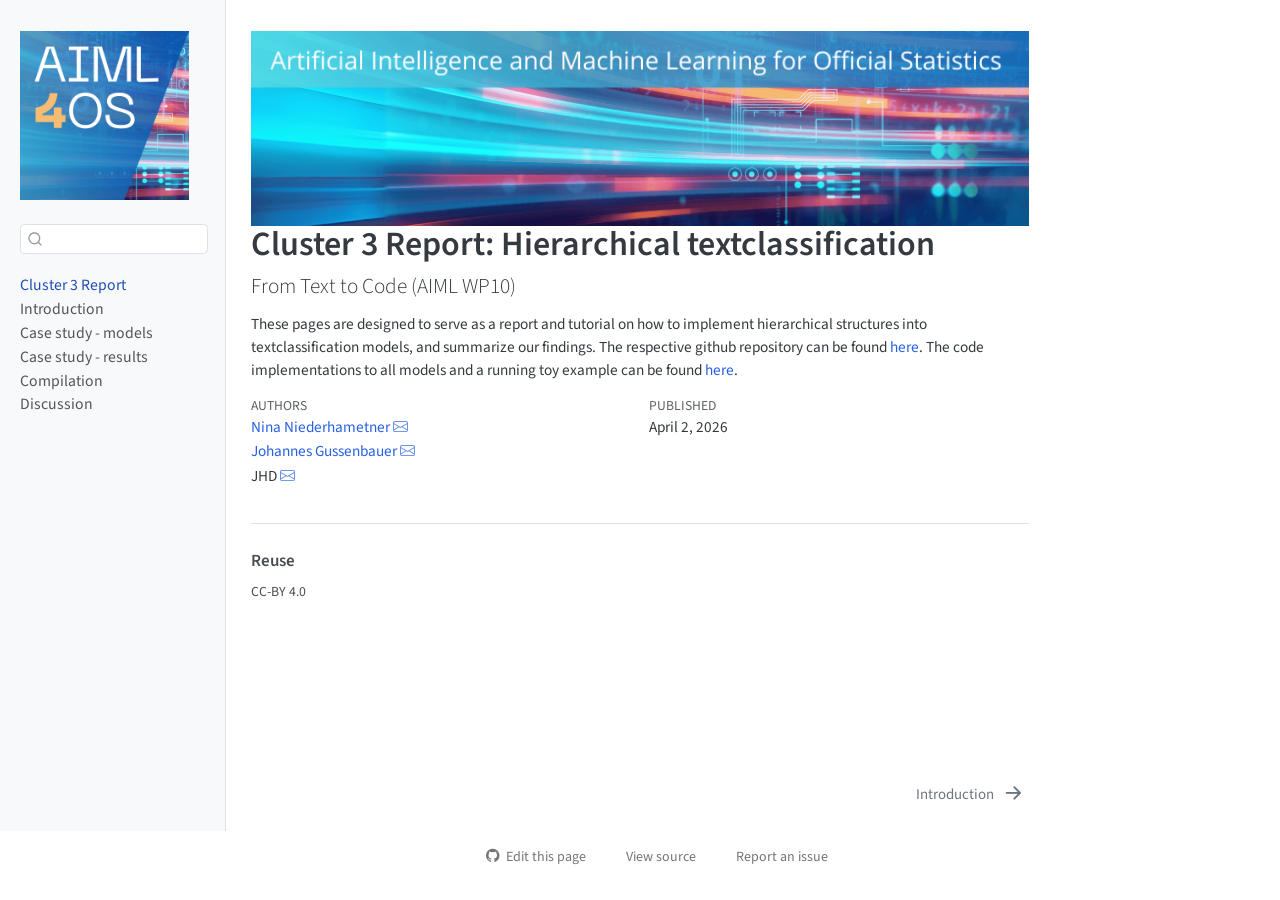
<file: index.html>
<!DOCTYPE html>
<html xmlns="http://www.w3.org/1999/xhtml" lang="en" xml:lang="en"><head>

<meta charset="utf-8">
<meta name="generator" content="quarto-1.9.38">

<meta name="viewport" content="width=device-width, initial-scale=1.0, user-scalable=yes">

<meta name="author" content="Nina Niederhametner">
<meta name="author" content="Johannes Gussenbauer">
<meta name="author" content="JHD">
<meta name="dcterms.date" content="2026-04-02">
<meta name="description" content="These pages are designed to serve as a report and tutorial on how to implement hierarchical structures into textclassification models, and summarize our findings. The respective github repository can be found here. The code implementations to all models and a running toy example can be found here.">

<title>Cluster 3 Report: Hierarchical textclassification – From text to code (WP10) - Hierarchical Text Classification (Cluster 3)</title>
<style>
/* Default styles provided by pandoc.
** See https://pandoc.org/MANUAL.html#variables-for-html for config info.
*/
code{white-space: pre-wrap;}
span.smallcaps{font-variant: small-caps;}
div.columns{display: flex; gap: min(4vw, 1.5em);}
div.column{flex: auto; overflow-x: auto;}
div.hanging-indent{margin-left: 1.5em; text-indent: -1.5em;}
ul.task-list{list-style: none;}
ul.task-list li input[type="checkbox"] {
  width: 0.8em;
  margin: 0 0.8em 0.2em -1em; /* quarto-specific, see https://github.com/quarto-dev/quarto-cli/issues/4556 */ 
  vertical-align: middle;
}
</style>


<script src="site_libs/quarto-nav/quarto-nav.js"></script>
<script src="site_libs/quarto-nav/headroom.min.js"></script>
<script src="site_libs/clipboard/clipboard.min.js"></script>
<script src="site_libs/quarto-search/autocomplete.umd.js"></script>
<script src="site_libs/quarto-search/fuse.min.js"></script>
<script src="site_libs/quarto-search/quarto-search.js"></script>
<meta name="quarto:offset" content="./">
<link href="./chapters/chapter1.html" rel="next">
<script src="site_libs/quarto-html/quarto.js" type="module"></script>
<script src="site_libs/quarto-html/tabsets/tabsets.js" type="module"></script>
<script src="site_libs/quarto-html/popper.min.js"></script>
<script src="site_libs/quarto-html/tippy.umd.min.js"></script>
<script src="site_libs/quarto-html/anchor.min.js"></script>
<link href="site_libs/quarto-html/tippy.css" rel="stylesheet">
<link href="site_libs/quarto-html/quarto-syntax-highlighting-15634bcf2e68342d4ad2dfa704d543f6.css" rel="stylesheet" id="quarto-text-highlighting-styles">
<script src="site_libs/bootstrap/bootstrap.min.js"></script>
<link href="site_libs/bootstrap/bootstrap-icons.css" rel="stylesheet">
<link href="site_libs/bootstrap/bootstrap-6eba6ba83b4f5fbebb32bc0a0d298c6a.min.css" rel="stylesheet" append-hash="true" id="quarto-bootstrap" data-mode="light">
<script id="quarto-search-options" type="application/json">{
  "location": "sidebar",
  "copy-button": false,
  "collapse-after": 3,
  "panel-placement": "start",
  "type": "textbox",
  "limit": 50,
  "keyboard-shortcut": [
    "f",
    "/",
    "s"
  ],
  "show-item-context": false,
  "language": {
    "search-no-results-text": "No results",
    "search-matching-documents-text": "matching documents",
    "search-copy-link-title": "Copy link to search",
    "search-hide-matches-text": "Hide additional matches",
    "search-more-match-text": "more match in this document",
    "search-more-matches-text": "more matches in this document",
    "search-clear-button-title": "Clear",
    "search-text-placeholder": "",
    "search-detached-cancel-button-title": "Cancel",
    "search-submit-button-title": "Submit",
    "search-label": "Search"
  }
}</script>


<link rel="stylesheet" href="styles.css">
</head>

<body class="nav-sidebar docked quarto-light">

<div id="quarto-search-results"></div>
  <header id="quarto-header" class="headroom fixed-top">
  <nav class="quarto-secondary-nav">
    <div class="container-fluid d-flex">
      <button type="button" class="quarto-btn-toggle btn" data-bs-toggle="collapse" role="button" data-bs-target=".quarto-sidebar-collapse-item" aria-controls="quarto-sidebar" aria-expanded="false" aria-label="Toggle sidebar navigation" onclick="if (window.quartoToggleHeadroom) { window.quartoToggleHeadroom(); }">
        <i class="bi bi-layout-text-sidebar-reverse"></i>
      </button>
        <nav class="quarto-page-breadcrumbs" aria-label="breadcrumb"><ol class="breadcrumb"><li class="breadcrumb-item"><a href="./index.html">Cluster 3 Report</a></li></ol></nav>
        <a class="flex-grow-1" role="navigation" data-bs-toggle="collapse" data-bs-target=".quarto-sidebar-collapse-item" aria-controls="quarto-sidebar" aria-expanded="false" aria-label="Toggle sidebar navigation" onclick="if (window.quartoToggleHeadroom) { window.quartoToggleHeadroom(); }">      
        </a>
      <button type="button" class="btn quarto-search-button" aria-label="Search" onclick="window.quartoOpenSearch();">
        <i class="bi bi-search"></i>
      </button>
    </div>
  </nav>
</header>
<!-- content -->
<div id="quarto-content" class="quarto-container page-columns page-rows-contents page-layout-article">
<!-- sidebar -->
  <nav id="quarto-sidebar" class="sidebar collapse collapse-horizontal quarto-sidebar-collapse-item sidebar-navigation docked overflow-auto">
    <div class="pt-lg-2 mt-2 text-left sidebar-header">
      <a href="./index.html" class="sidebar-logo-link">
      <img src="./resources/profile/main3.png" alt="" class="sidebar-logo light-content py-0 d-lg-inline d-none">
      <img src="./resources/profile/main3.png" alt="" class="sidebar-logo dark-content py-0 d-lg-inline d-none">
      </a>
      </div>
        <div class="mt-2 flex-shrink-0 align-items-center">
        <div class="sidebar-search">
        <div id="quarto-search" class="" title="Search"></div>
        </div>
        </div>
    <div class="sidebar-menu-container"> 
    <ul class="list-unstyled mt-1">
        <li class="sidebar-item">
  <div class="sidebar-item-container"> 
  <a href="./index.html" class="sidebar-item-text sidebar-link active">
 <span class="menu-text">Cluster 3 Report</span></a>
  </div>
</li>
        <li class="sidebar-item">
  <div class="sidebar-item-container"> 
  <a href="./chapters/chapter1.html" class="sidebar-item-text sidebar-link">
 <span class="menu-text">Introduction</span></a>
  </div>
</li>
        <li class="sidebar-item">
  <div class="sidebar-item-container"> 
  <a href="./chapters/chapter2.html" class="sidebar-item-text sidebar-link">
 <span class="menu-text">Case study - models</span></a>
  </div>
</li>
        <li class="sidebar-item">
  <div class="sidebar-item-container"> 
  <a href="./chapters/chapter3.html" class="sidebar-item-text sidebar-link">
 <span class="menu-text">Case study - results</span></a>
  </div>
</li>
        <li class="sidebar-item">
  <div class="sidebar-item-container"> 
  <a href="./chapters/chapter4.html" class="sidebar-item-text sidebar-link">
 <span class="menu-text">Compilation</span></a>
  </div>
</li>
        <li class="sidebar-item">
  <div class="sidebar-item-container"> 
  <a href="./chapters/chapter5.html" class="sidebar-item-text sidebar-link">
 <span class="menu-text">Discussion</span></a>
  </div>
</li>
    </ul>
    </div>
</nav>
<div id="quarto-sidebar-glass" class="quarto-sidebar-collapse-item" data-bs-toggle="collapse" data-bs-target=".quarto-sidebar-collapse-item"></div>
<!-- margin-sidebar -->
    <div id="quarto-margin-sidebar" class="sidebar margin-sidebar zindex-bottom">
        
    </div>
<!-- main -->
<main class="content" id="quarto-document-content">
<img src="resources/cover/main2.png" style="max-width:900px;width:100%">

<header id="title-block-header" class="quarto-title-block default">
<div class="quarto-title">
<h1 class="title">Cluster 3 Report: Hierarchical textclassification</h1>
<p class="subtitle lead">From Text to Code (AIML WP10)</p>
</div>

<div>
  <div class="description">
    <p>These pages are designed to serve as a report and tutorial on how to implement hierarchical structures into textclassification models, and summarize our findings. The respective github repository can be found <a href="https://github.com/AIML4OS/WP10_Cluster3_HierarchicalClassificationModels">here</a>. The code implementations to all models and a running toy example can be found <a href="https://datalab.sspcloud.fr/launcher/ide/rstudio?name=dev_Hierarchical_Textclass&amp;version=2.4.3&amp;s3=region-79669f20&amp;init.personalInit=%C2%ABhttps%3A%2F%2Fraw.githubusercontent.com%2FAIML4OS%2FWP10_Cluster3_HierarchicalClassificationModels%2Frefs%2Fheads%2Fmain%2Fsspcloud%2Finit-trainees.sh%C2%BB&amp;init.personalInitArgs=%C2%ABexercises%2Fexercise1.qmd%C2%BB&amp;git.repository=%C2%ABhttps%3A%2F%2Fgithub.com%2FAIML4OS%2FWP10_Cluster3_HierarchicalClassificationModels%C2%BB&amp;git.branch=%C2%ABmain%C2%BB&amp;networking.user.enabled=true&amp;autoLaunch=true">here</a>.</p>
  </div>
</div>


<div class="quarto-title-meta">

    <div>
    <div class="quarto-title-meta-heading">Authors</div>
    <div class="quarto-title-meta-contents">
             <p><a href="https://github.com/ninanhm">Nina Niederhametner</a> <a href="mailto:nina.niederhametner@statistik.gv.at" class="quarto-title-author-email"><i class="bi bi-envelope"></i></a> </p>
             <p><a href="https://github.com/JohannesGuss">Johannes Gussenbauer</a> <a href="mailto:johannes.gussenbauer@statistik.gv.at" class="quarto-title-author-email"><i class="bi bi-envelope"></i></a> </p>
             <p>JHD <a href="mailto:dstaiml4osjhd@tutanota.com" class="quarto-title-author-email"><i class="bi bi-envelope"></i></a> </p>
          </div>
  </div>
    
    <div>
    <div class="quarto-title-meta-heading">Published</div>
    <div class="quarto-title-meta-contents">
      <p class="date">April 2, 2026</p>
    </div>
  </div>
  
    
  </div>
  


</header>





<div id="quarto-appendix" class="default"><section class="quarto-appendix-contents" id="quarto-reuse"><h2 class="anchored quarto-appendix-heading">Reuse</h2><div class="quarto-appendix-contents"><div>CC-BY 4.0</div></div></section></div></main> <!-- /main -->
<script id="quarto-html-after-body" type="application/javascript">
  window.document.addEventListener("DOMContentLoaded", function (event) {
    const icon = "";
    const anchorJS = new window.AnchorJS();
    anchorJS.options = {
      placement: 'right',
      icon: icon
    };
    anchorJS.add('.anchored');
    const isCodeAnnotation = (el) => {
      for (const clz of el.classList) {
        if (clz.startsWith('code-annotation-')) {                     
          return true;
        }
      }
      return false;
    }
    const onCopySuccess = function(e) {
      // button target
      const button = e.trigger;
      // don't keep focus
      button.blur();
      // flash "checked"
      button.classList.add('code-copy-button-checked');
      var currentTitle = button.getAttribute("title");
      button.setAttribute("title", "Copied!");
      let tooltip;
      if (window.bootstrap) {
        button.setAttribute("data-bs-toggle", "tooltip");
        button.setAttribute("data-bs-placement", "left");
        button.setAttribute("data-bs-title", "Copied!");
        tooltip = new bootstrap.Tooltip(button, 
          { trigger: "manual", 
            customClass: "code-copy-button-tooltip",
            offset: [0, -8]});
        tooltip.show();    
      }
      setTimeout(function() {
        if (tooltip) {
          tooltip.hide();
          button.removeAttribute("data-bs-title");
          button.removeAttribute("data-bs-toggle");
          button.removeAttribute("data-bs-placement");
        }
        button.setAttribute("title", currentTitle);
        button.classList.remove('code-copy-button-checked');
      }, 1000);
      // clear code selection
      e.clearSelection();
    }
    const getTextToCopy = function(trigger) {
      const outerScaffold = trigger.parentElement.cloneNode(true);
      const codeEl = outerScaffold.querySelector('code');
      for (const childEl of codeEl.children) {
        if (isCodeAnnotation(childEl)) {
          childEl.remove();
        }
      }
      return codeEl.innerText;
    }
    const clipboard = new window.ClipboardJS('.code-copy-button:not([data-in-quarto-modal])', {
      text: getTextToCopy
    });
    clipboard.on('success', onCopySuccess);
    if (window.document.getElementById('quarto-embedded-source-code-modal')) {
      const clipboardModal = new window.ClipboardJS('.code-copy-button[data-in-quarto-modal]', {
        text: getTextToCopy,
        container: window.document.getElementById('quarto-embedded-source-code-modal')
      });
      clipboardModal.on('success', onCopySuccess);
    }
      var localhostRegex = new RegExp(/^(?:http|https):\/\/localhost\:?[0-9]*\//);
      var mailtoRegex = new RegExp(/^mailto:/);
        var filterRegex = new RegExp("https:\/\/AIML4OS\.github\.io\/\/WP10_Cluster3_HierarchicalClassificationModels");
      var isInternal = (href) => {
          return filterRegex.test(href) || localhostRegex.test(href) || mailtoRegex.test(href);
      }
      // Inspect non-navigation links and adorn them if external
     var links = window.document.querySelectorAll('a[href]:not(.nav-link):not(.navbar-brand):not(.toc-action):not(.sidebar-link):not(.sidebar-item-toggle):not(.pagination-link):not(.no-external):not([aria-hidden]):not(.dropdown-item):not(.quarto-navigation-tool):not(.about-link)');
      for (var i=0; i<links.length; i++) {
        const link = links[i];
        if (!isInternal(link.href)) {
          // undo the damage that might have been done by quarto-nav.js in the case of
          // links that we want to consider external
          if (link.dataset.originalHref !== undefined) {
            link.href = link.dataset.originalHref;
          }
        }
      }
    function tippyHover(el, contentFn, onTriggerFn, onUntriggerFn) {
      const config = {
        allowHTML: true,
        maxWidth: 500,
        delay: 100,
        arrow: false,
        appendTo: function(el) {
            return el.parentElement;
        },
        interactive: true,
        interactiveBorder: 10,
        theme: 'quarto',
        placement: 'bottom-start',
      };
      if (contentFn) {
        config.content = contentFn;
      }
      if (onTriggerFn) {
        config.onTrigger = onTriggerFn;
      }
      if (onUntriggerFn) {
        config.onUntrigger = onUntriggerFn;
      }
      window.tippy(el, config); 
    }
    const noterefs = window.document.querySelectorAll('a[role="doc-noteref"]');
    for (var i=0; i<noterefs.length; i++) {
      const ref = noterefs[i];
      tippyHover(ref, function() {
        // use id or data attribute instead here
        let href = ref.getAttribute('data-footnote-href') || ref.getAttribute('href');
        try { href = new URL(href).hash; } catch {}
        const id = href.replace(/^#\/?/, "");
        const note = window.document.getElementById(id);
        if (note) {
          return note.innerHTML;
        } else {
          return "";
        }
      });
    }
    const xrefs = window.document.querySelectorAll('a.quarto-xref');
    const processXRef = (id, note) => {
      // Strip column container classes
      const stripColumnClz = (el) => {
        el.classList.remove("page-full", "page-columns");
        if (el.children) {
          for (const child of el.children) {
            stripColumnClz(child);
          }
        }
      }
      stripColumnClz(note)
      if (id === null || id.startsWith('sec-')) {
        // Special case sections, only their first couple elements
        const container = document.createElement("div");
        if (note.children && note.children.length > 2) {
          container.appendChild(note.children[0].cloneNode(true));
          for (let i = 1; i < note.children.length; i++) {
            const child = note.children[i];
            if (child.tagName === "P" && child.innerText === "") {
              continue;
            } else {
              container.appendChild(child.cloneNode(true));
              break;
            }
          }
          if (window.Quarto?.typesetMath) {
            window.Quarto.typesetMath(container);
          }
          return container.innerHTML
        } else {
          if (window.Quarto?.typesetMath) {
            window.Quarto.typesetMath(note);
          }
          return note.innerHTML;
        }
      } else {
        // Remove any anchor links if they are present
        const anchorLink = note.querySelector('a.anchorjs-link');
        if (anchorLink) {
          anchorLink.remove();
        }
        if (window.Quarto?.typesetMath) {
          window.Quarto.typesetMath(note);
        }
        if (note.classList.contains("callout")) {
          return note.outerHTML;
        } else {
          return note.innerHTML;
        }
      }
    }
    for (var i=0; i<xrefs.length; i++) {
      const xref = xrefs[i];
      tippyHover(xref, undefined, function(instance) {
        instance.disable();
        let url = xref.getAttribute('href');
        let hash = undefined; 
        if (url.startsWith('#')) {
          hash = url;
        } else {
          try { hash = new URL(url).hash; } catch {}
        }
        if (hash) {
          const id = hash.replace(/^#\/?/, "");
          const note = window.document.getElementById(id);
          if (note !== null) {
            try {
              const html = processXRef(id, note.cloneNode(true));
              instance.setContent(html);
            } finally {
              instance.enable();
              instance.show();
            }
          } else {
            // See if we can fetch this
            fetch(url.split('#')[0])
            .then(res => res.text())
            .then(html => {
              const parser = new DOMParser();
              const htmlDoc = parser.parseFromString(html, "text/html");
              const note = htmlDoc.getElementById(id);
              if (note !== null) {
                const html = processXRef(id, note);
                instance.setContent(html);
              } 
            }).finally(() => {
              instance.enable();
              instance.show();
            });
          }
        } else {
          // See if we can fetch a full url (with no hash to target)
          // This is a special case and we should probably do some content thinning / targeting
          fetch(url)
          .then(res => res.text())
          .then(html => {
            const parser = new DOMParser();
            const htmlDoc = parser.parseFromString(html, "text/html");
            const note = htmlDoc.querySelector('main.content');
            if (note !== null) {
              // This should only happen for chapter cross references
              // (since there is no id in the URL)
              // remove the first header
              if (note.children.length > 0 && note.children[0].tagName === "HEADER") {
                note.children[0].remove();
              }
              const html = processXRef(null, note);
              instance.setContent(html);
            } 
          }).finally(() => {
            instance.enable();
            instance.show();
          });
        }
      }, function(instance) {
      });
    }
        let selectedAnnoteEl;
        const selectorForAnnotation = ( cell, annotation) => {
          let cellAttr = 'data-code-cell="' + cell + '"';
          let lineAttr = 'data-code-annotation="' +  annotation + '"';
          const selector = 'span[' + cellAttr + '][' + lineAttr + ']';
          return selector;
        }
        const selectCodeLines = (annoteEl) => {
          const doc = window.document;
          const targetCell = annoteEl.getAttribute("data-target-cell");
          const targetAnnotation = annoteEl.getAttribute("data-target-annotation");
          const annoteSpan = window.document.querySelector(selectorForAnnotation(targetCell, targetAnnotation));
          const lines = annoteSpan.getAttribute("data-code-lines").split(",");
          const lineIds = lines.map((line) => {
            return targetCell + "-" + line;
          })
          let top = null;
          let height = null;
          let parent = null;
          if (lineIds.length > 0) {
              //compute the position of the single el (top and bottom and make a div)
              const el = window.document.getElementById(lineIds[0]);
              top = el.offsetTop;
              height = el.offsetHeight;
              parent = el.parentElement.parentElement;
            if (lineIds.length > 1) {
              const lastEl = window.document.getElementById(lineIds[lineIds.length - 1]);
              const bottom = lastEl.offsetTop + lastEl.offsetHeight;
              height = bottom - top;
            }
            if (top !== null && height !== null && parent !== null) {
              // cook up a div (if necessary) and position it 
              let div = window.document.getElementById("code-annotation-line-highlight");
              if (div === null) {
                div = window.document.createElement("div");
                div.setAttribute("id", "code-annotation-line-highlight");
                div.style.position = 'absolute';
                parent.appendChild(div);
              }
              div.style.top = top - 2 + "px";
              div.style.height = height + 4 + "px";
              div.style.left = 0;
              let gutterDiv = window.document.getElementById("code-annotation-line-highlight-gutter");
              if (gutterDiv === null) {
                gutterDiv = window.document.createElement("div");
                gutterDiv.setAttribute("id", "code-annotation-line-highlight-gutter");
                gutterDiv.style.position = 'absolute';
                const codeCell = window.document.getElementById(targetCell);
                const gutter = codeCell.querySelector('.code-annotation-gutter');
                gutter.appendChild(gutterDiv);
              }
              gutterDiv.style.top = top - 2 + "px";
              gutterDiv.style.height = height + 4 + "px";
            }
            selectedAnnoteEl = annoteEl;
          }
        };
        const unselectCodeLines = () => {
          const elementsIds = ["code-annotation-line-highlight", "code-annotation-line-highlight-gutter"];
          elementsIds.forEach((elId) => {
            const div = window.document.getElementById(elId);
            if (div) {
              div.remove();
            }
          });
          selectedAnnoteEl = undefined;
        };
          // Handle positioning of the toggle
      window.addEventListener(
        "resize",
        throttle(() => {
          elRect = undefined;
          if (selectedAnnoteEl) {
            selectCodeLines(selectedAnnoteEl);
          }
        }, 10)
      );
      function throttle(fn, ms) {
      let throttle = false;
      let timer;
        return (...args) => {
          if(!throttle) { // first call gets through
              fn.apply(this, args);
              throttle = true;
          } else { // all the others get throttled
              if(timer) clearTimeout(timer); // cancel #2
              timer = setTimeout(() => {
                fn.apply(this, args);
                timer = throttle = false;
              }, ms);
          }
        };
      }
        // Attach click handler to the DT
        const annoteDls = window.document.querySelectorAll('dt[data-target-cell]');
        for (const annoteDlNode of annoteDls) {
          annoteDlNode.addEventListener('click', (event) => {
            const clickedEl = event.target;
            if (clickedEl !== selectedAnnoteEl) {
              unselectCodeLines();
              const activeEl = window.document.querySelector('dt[data-target-cell].code-annotation-active');
              if (activeEl) {
                activeEl.classList.remove('code-annotation-active');
              }
              selectCodeLines(clickedEl);
              clickedEl.classList.add('code-annotation-active');
            } else {
              // Unselect the line
              unselectCodeLines();
              clickedEl.classList.remove('code-annotation-active');
            }
          });
        }
    const findCites = (el) => {
      const parentEl = el.parentElement;
      if (parentEl) {
        const cites = parentEl.dataset.cites;
        if (cites) {
          return {
            el,
            cites: cites.split(' ')
          };
        } else {
          return findCites(el.parentElement)
        }
      } else {
        return undefined;
      }
    };
    var bibliorefs = window.document.querySelectorAll('a[role="doc-biblioref"]');
    for (var i=0; i<bibliorefs.length; i++) {
      const ref = bibliorefs[i];
      const citeInfo = findCites(ref);
      if (citeInfo) {
        tippyHover(citeInfo.el, function() {
          var popup = window.document.createElement('div');
          citeInfo.cites.forEach(function(cite) {
            var citeDiv = window.document.createElement('div');
            citeDiv.classList.add('hanging-indent');
            citeDiv.classList.add('csl-entry');
            var biblioDiv = window.document.getElementById('ref-' + cite);
            if (biblioDiv) {
              citeDiv.innerHTML = biblioDiv.innerHTML;
            }
            popup.appendChild(citeDiv);
          });
          return popup.innerHTML;
        });
      }
    }
  });
  </script>
<nav class="page-navigation">
  <div class="nav-page nav-page-previous">
  </div>
  <div class="nav-page nav-page-next">
      <a href="./chapters/chapter1.html" class="pagination-link" aria-label="Introduction">
        <span class="nav-page-text">Introduction</span> <i class="bi bi-arrow-right-short"></i>
      </a>
  </div>
</nav>
</div> <!-- /content -->




<footer class="footer"><div class="nav-footer"><div class="nav-footer-center"><div class="toc-actions"><ul><li><a href="https://github.com/AIML4OS/WP10_Cluster3_HierarchicalClassificationModels/edit/main/index.qmd" class="toc-action"><i class="bi bi-github"></i>Edit this page</a></li><li><a href="https://github.com/AIML4OS/WP10_Cluster3_HierarchicalClassificationModels/blob/main/index.qmd" class="toc-action"><i class="bi empty"></i>View source</a></li><li><a href="https://github.com/AIML4OS/WP10_Cluster3_HierarchicalClassificationModels/issues/new" class="toc-action"><i class="bi empty"></i>Report an issue</a></li></ul></div></div></div></footer></body></html>
</file>
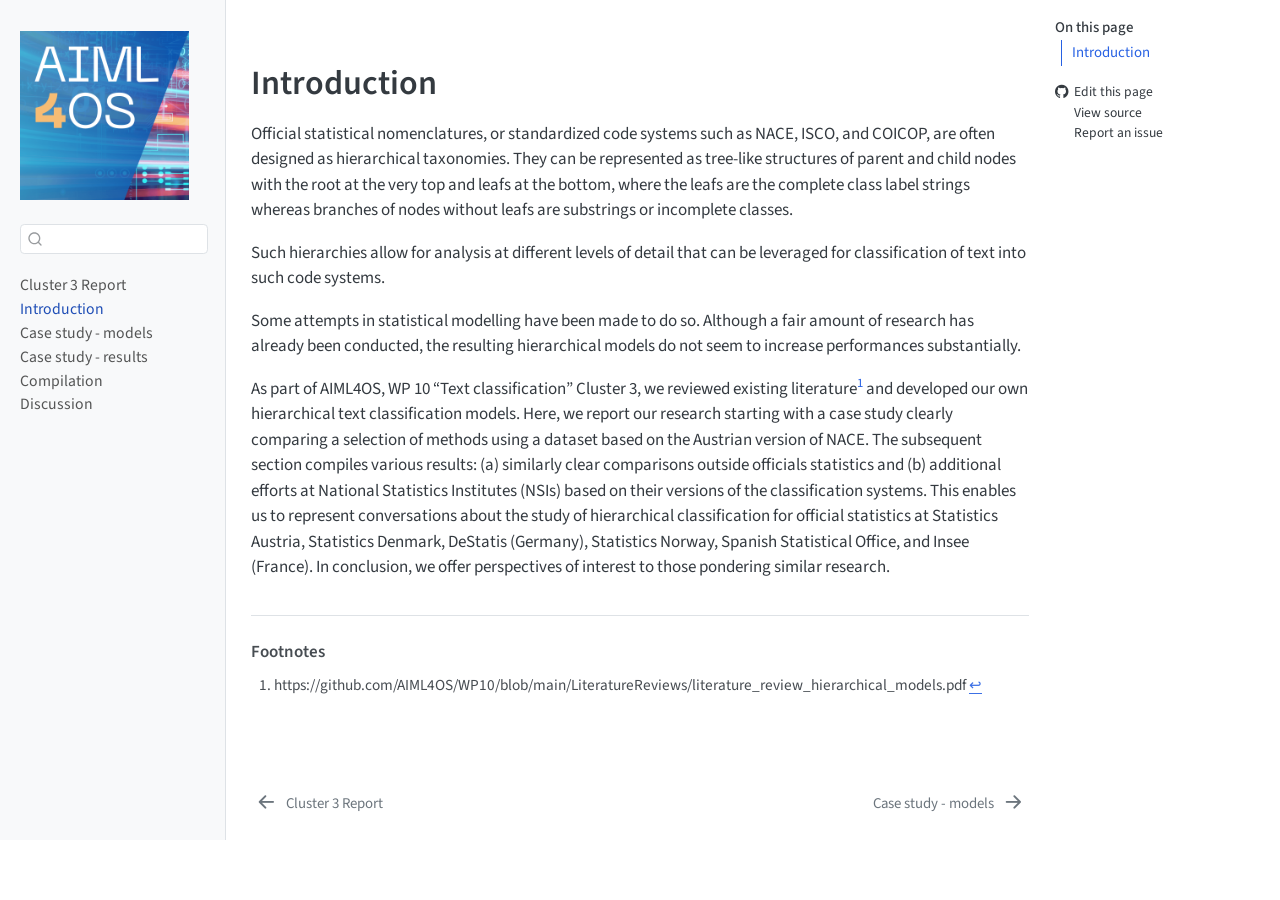
<file: chapters/chapter1.html>
<!DOCTYPE html>
<html xmlns="http://www.w3.org/1999/xhtml" lang="en" xml:lang="en"><head>

<meta charset="utf-8">
<meta name="generator" content="quarto-1.9.38">

<meta name="viewport" content="width=device-width, initial-scale=1.0, user-scalable=yes">


<title>chapter1 – From text to code (WP10) - Hierarchical Text Classification (Cluster 3)</title>
<style>
/* Default styles provided by pandoc.
** See https://pandoc.org/MANUAL.html#variables-for-html for config info.
*/
code{white-space: pre-wrap;}
span.smallcaps{font-variant: small-caps;}
div.columns{display: flex; gap: min(4vw, 1.5em);}
div.column{flex: auto; overflow-x: auto;}
div.hanging-indent{margin-left: 1.5em; text-indent: -1.5em;}
ul.task-list{list-style: none;}
ul.task-list li input[type="checkbox"] {
  width: 0.8em;
  margin: 0 0.8em 0.2em -1em; /* quarto-specific, see https://github.com/quarto-dev/quarto-cli/issues/4556 */ 
  vertical-align: middle;
}
</style>


<script src="../site_libs/quarto-nav/quarto-nav.js"></script>
<script src="../site_libs/quarto-nav/headroom.min.js"></script>
<script src="../site_libs/clipboard/clipboard.min.js"></script>
<script src="../site_libs/quarto-search/autocomplete.umd.js"></script>
<script src="../site_libs/quarto-search/fuse.min.js"></script>
<script src="../site_libs/quarto-search/quarto-search.js"></script>
<meta name="quarto:offset" content="../">
<link href="../chapters/chapter2.html" rel="next">
<link href="../index.html" rel="prev">
<script src="../site_libs/quarto-html/quarto.js" type="module"></script>
<script src="../site_libs/quarto-html/tabsets/tabsets.js" type="module"></script>
<script src="../site_libs/quarto-html/popper.min.js"></script>
<script src="../site_libs/quarto-html/tippy.umd.min.js"></script>
<script src="../site_libs/quarto-html/anchor.min.js"></script>
<link href="../site_libs/quarto-html/tippy.css" rel="stylesheet">
<link href="../site_libs/quarto-html/quarto-syntax-highlighting-15634bcf2e68342d4ad2dfa704d543f6.css" rel="stylesheet" id="quarto-text-highlighting-styles">
<script src="../site_libs/bootstrap/bootstrap.min.js"></script>
<link href="../site_libs/bootstrap/bootstrap-icons.css" rel="stylesheet">
<link href="../site_libs/bootstrap/bootstrap-6eba6ba83b4f5fbebb32bc0a0d298c6a.min.css" rel="stylesheet" append-hash="true" id="quarto-bootstrap" data-mode="light">
<script id="quarto-search-options" type="application/json">{
  "location": "sidebar",
  "copy-button": false,
  "collapse-after": 3,
  "panel-placement": "start",
  "type": "textbox",
  "limit": 50,
  "keyboard-shortcut": [
    "f",
    "/",
    "s"
  ],
  "show-item-context": false,
  "language": {
    "search-no-results-text": "No results",
    "search-matching-documents-text": "matching documents",
    "search-copy-link-title": "Copy link to search",
    "search-hide-matches-text": "Hide additional matches",
    "search-more-match-text": "more match in this document",
    "search-more-matches-text": "more matches in this document",
    "search-clear-button-title": "Clear",
    "search-text-placeholder": "",
    "search-detached-cancel-button-title": "Cancel",
    "search-submit-button-title": "Submit",
    "search-label": "Search"
  }
}</script>


<link rel="stylesheet" href="../styles.css">
</head>

<body class="nav-sidebar docked quarto-light">

<div id="quarto-search-results"></div>
  <header id="quarto-header" class="headroom fixed-top">
  <nav class="quarto-secondary-nav">
    <div class="container-fluid d-flex">
      <button type="button" class="quarto-btn-toggle btn" data-bs-toggle="collapse" role="button" data-bs-target=".quarto-sidebar-collapse-item" aria-controls="quarto-sidebar" aria-expanded="false" aria-label="Toggle sidebar navigation" onclick="if (window.quartoToggleHeadroom) { window.quartoToggleHeadroom(); }">
        <i class="bi bi-layout-text-sidebar-reverse"></i>
      </button>
        <nav class="quarto-page-breadcrumbs" aria-label="breadcrumb"><ol class="breadcrumb"><li class="breadcrumb-item"><a href="../chapters/chapter1.html">Introduction</a></li></ol></nav>
        <a class="flex-grow-1" role="navigation" data-bs-toggle="collapse" data-bs-target=".quarto-sidebar-collapse-item" aria-controls="quarto-sidebar" aria-expanded="false" aria-label="Toggle sidebar navigation" onclick="if (window.quartoToggleHeadroom) { window.quartoToggleHeadroom(); }">      
        </a>
      <button type="button" class="btn quarto-search-button" aria-label="Search" onclick="window.quartoOpenSearch();">
        <i class="bi bi-search"></i>
      </button>
    </div>
  </nav>
</header>
<!-- content -->
<div id="quarto-content" class="quarto-container page-columns page-rows-contents page-layout-article">
<!-- sidebar -->
  <nav id="quarto-sidebar" class="sidebar collapse collapse-horizontal quarto-sidebar-collapse-item sidebar-navigation docked overflow-auto">
    <div class="pt-lg-2 mt-2 text-left sidebar-header">
      <a href="../index.html" class="sidebar-logo-link">
      <img src="../resources/profile/main3.png" alt="" class="sidebar-logo light-content py-0 d-lg-inline d-none">
      <img src="../resources/profile/main3.png" alt="" class="sidebar-logo dark-content py-0 d-lg-inline d-none">
      </a>
      </div>
        <div class="mt-2 flex-shrink-0 align-items-center">
        <div class="sidebar-search">
        <div id="quarto-search" class="" title="Search"></div>
        </div>
        </div>
    <div class="sidebar-menu-container"> 
    <ul class="list-unstyled mt-1">
        <li class="sidebar-item">
  <div class="sidebar-item-container"> 
  <a href="../index.html" class="sidebar-item-text sidebar-link">
 <span class="menu-text">Cluster 3 Report</span></a>
  </div>
</li>
        <li class="sidebar-item">
  <div class="sidebar-item-container"> 
  <a href="../chapters/chapter1.html" class="sidebar-item-text sidebar-link active">
 <span class="menu-text">Introduction</span></a>
  </div>
</li>
        <li class="sidebar-item">
  <div class="sidebar-item-container"> 
  <a href="../chapters/chapter2.html" class="sidebar-item-text sidebar-link">
 <span class="menu-text">Case study - models</span></a>
  </div>
</li>
        <li class="sidebar-item">
  <div class="sidebar-item-container"> 
  <a href="../chapters/chapter3.html" class="sidebar-item-text sidebar-link">
 <span class="menu-text">Case study - results</span></a>
  </div>
</li>
        <li class="sidebar-item">
  <div class="sidebar-item-container"> 
  <a href="../chapters/chapter4.html" class="sidebar-item-text sidebar-link">
 <span class="menu-text">Compilation</span></a>
  </div>
</li>
        <li class="sidebar-item">
  <div class="sidebar-item-container"> 
  <a href="../chapters/chapter5.html" class="sidebar-item-text sidebar-link">
 <span class="menu-text">Discussion</span></a>
  </div>
</li>
    </ul>
    </div>
</nav>
<div id="quarto-sidebar-glass" class="quarto-sidebar-collapse-item" data-bs-toggle="collapse" data-bs-target=".quarto-sidebar-collapse-item"></div>
<!-- margin-sidebar -->
    <div id="quarto-margin-sidebar" class="sidebar margin-sidebar">
        <nav id="TOC" role="doc-toc" class="toc-active">
    <h2 id="toc-title">On this page</h2>
   
  <ul>
  <li><a href="#introduction" id="toc-introduction" class="nav-link active" data-scroll-target="#introduction">Introduction</a></li>
  </ul>
<div class="toc-actions"><ul><li><a href="https://github.com/AIML4OS/WP10_Cluster3_HierarchicalClassificationModels/edit/main/chapters/chapter1.qmd" class="toc-action"><i class="bi bi-github"></i>Edit this page</a></li><li><a href="https://github.com/AIML4OS/WP10_Cluster3_HierarchicalClassificationModels/blob/main/chapters/chapter1.qmd" class="toc-action"><i class="bi empty"></i>View source</a></li><li><a href="https://github.com/AIML4OS/WP10_Cluster3_HierarchicalClassificationModels/issues/new" class="toc-action"><i class="bi empty"></i>Report an issue</a></li></ul></div></nav>
    </div>
<!-- main -->
<main class="content" id="quarto-document-content"><header id="title-block-header" class="quarto-title-block"></header>




<section id="introduction" class="level1">
<h1>Introduction</h1>
<p>Official statistical nomenclatures, or standardized code systems such as NACE, ISCO, and COICOP, are often designed as hierarchical taxonomies. They can be represented as tree-like structures of parent and child nodes with the root at the very top and leafs at the bottom, where the leafs are the complete class label strings whereas branches of nodes without leafs are substrings or incomplete classes.</p>
<p>Such hierarchies allow for analysis at different levels of detail that can be leveraged for classification of text into such code systems.</p>
<p>Some attempts in statistical modelling have been made to do so. Although a fair amount of research has already been conducted, the resulting hierarchical models do not seem to increase performances substantially.</p>
<p>As part of AIML4OS, WP 10 “Text classification” Cluster 3, we reviewed existing literature<a href="#fn1" class="footnote-ref" id="fnref1" role="doc-noteref"><sup>1</sup></a> and developed our own hierarchical text classification models. Here, we report our research starting with a case study clearly comparing a selection of methods using a dataset based on the Austrian version of NACE. The subsequent section compiles various results: (a) similarly clear comparisons outside officials statistics and (b) additional efforts at National Statistics Institutes (NSIs) based on their versions of the classification systems. This enables us to represent conversations about the study of hierarchical classification for official statistics at Statistics Austria, Statistics Denmark, DeStatis (Germany), Statistics Norway, Spanish Statistical Office, and Insee (France). In conclusion, we offer perspectives of interest to those pondering similar research.</p>


</section>


<div id="quarto-appendix" class="default"><section id="footnotes" class="footnotes footnotes-end-of-document" role="doc-endnotes"><h2 class="anchored quarto-appendix-heading">Footnotes</h2>

<ol>
<li id="fn1"><p>https://github.com/AIML4OS/WP10/blob/main/LiteratureReviews/literature_review_hierarchical_models.pdf<a href="#fnref1" class="footnote-back" role="doc-backlink">↩︎</a></p></li>
</ol>
</section></div></main> <!-- /main -->
<script id="quarto-html-after-body" type="application/javascript">
  window.document.addEventListener("DOMContentLoaded", function (event) {
    const icon = "";
    const anchorJS = new window.AnchorJS();
    anchorJS.options = {
      placement: 'right',
      icon: icon
    };
    anchorJS.add('.anchored');
    const isCodeAnnotation = (el) => {
      for (const clz of el.classList) {
        if (clz.startsWith('code-annotation-')) {                     
          return true;
        }
      }
      return false;
    }
    const onCopySuccess = function(e) {
      // button target
      const button = e.trigger;
      // don't keep focus
      button.blur();
      // flash "checked"
      button.classList.add('code-copy-button-checked');
      var currentTitle = button.getAttribute("title");
      button.setAttribute("title", "Copied!");
      let tooltip;
      if (window.bootstrap) {
        button.setAttribute("data-bs-toggle", "tooltip");
        button.setAttribute("data-bs-placement", "left");
        button.setAttribute("data-bs-title", "Copied!");
        tooltip = new bootstrap.Tooltip(button, 
          { trigger: "manual", 
            customClass: "code-copy-button-tooltip",
            offset: [0, -8]});
        tooltip.show();    
      }
      setTimeout(function() {
        if (tooltip) {
          tooltip.hide();
          button.removeAttribute("data-bs-title");
          button.removeAttribute("data-bs-toggle");
          button.removeAttribute("data-bs-placement");
        }
        button.setAttribute("title", currentTitle);
        button.classList.remove('code-copy-button-checked');
      }, 1000);
      // clear code selection
      e.clearSelection();
    }
    const getTextToCopy = function(trigger) {
      const outerScaffold = trigger.parentElement.cloneNode(true);
      const codeEl = outerScaffold.querySelector('code');
      for (const childEl of codeEl.children) {
        if (isCodeAnnotation(childEl)) {
          childEl.remove();
        }
      }
      return codeEl.innerText;
    }
    const clipboard = new window.ClipboardJS('.code-copy-button:not([data-in-quarto-modal])', {
      text: getTextToCopy
    });
    clipboard.on('success', onCopySuccess);
    if (window.document.getElementById('quarto-embedded-source-code-modal')) {
      const clipboardModal = new window.ClipboardJS('.code-copy-button[data-in-quarto-modal]', {
        text: getTextToCopy,
        container: window.document.getElementById('quarto-embedded-source-code-modal')
      });
      clipboardModal.on('success', onCopySuccess);
    }
      var localhostRegex = new RegExp(/^(?:http|https):\/\/localhost\:?[0-9]*\//);
      var mailtoRegex = new RegExp(/^mailto:/);
        var filterRegex = new RegExp("https:\/\/AIML4OS\.github\.io\/\/WP10_Cluster3_HierarchicalClassificationModels");
      var isInternal = (href) => {
          return filterRegex.test(href) || localhostRegex.test(href) || mailtoRegex.test(href);
      }
      // Inspect non-navigation links and adorn them if external
     var links = window.document.querySelectorAll('a[href]:not(.nav-link):not(.navbar-brand):not(.toc-action):not(.sidebar-link):not(.sidebar-item-toggle):not(.pagination-link):not(.no-external):not([aria-hidden]):not(.dropdown-item):not(.quarto-navigation-tool):not(.about-link)');
      for (var i=0; i<links.length; i++) {
        const link = links[i];
        if (!isInternal(link.href)) {
          // undo the damage that might have been done by quarto-nav.js in the case of
          // links that we want to consider external
          if (link.dataset.originalHref !== undefined) {
            link.href = link.dataset.originalHref;
          }
        }
      }
    function tippyHover(el, contentFn, onTriggerFn, onUntriggerFn) {
      const config = {
        allowHTML: true,
        maxWidth: 500,
        delay: 100,
        arrow: false,
        appendTo: function(el) {
            return el.parentElement;
        },
        interactive: true,
        interactiveBorder: 10,
        theme: 'quarto',
        placement: 'bottom-start',
      };
      if (contentFn) {
        config.content = contentFn;
      }
      if (onTriggerFn) {
        config.onTrigger = onTriggerFn;
      }
      if (onUntriggerFn) {
        config.onUntrigger = onUntriggerFn;
      }
      window.tippy(el, config); 
    }
    const noterefs = window.document.querySelectorAll('a[role="doc-noteref"]');
    for (var i=0; i<noterefs.length; i++) {
      const ref = noterefs[i];
      tippyHover(ref, function() {
        // use id or data attribute instead here
        let href = ref.getAttribute('data-footnote-href') || ref.getAttribute('href');
        try { href = new URL(href).hash; } catch {}
        const id = href.replace(/^#\/?/, "");
        const note = window.document.getElementById(id);
        if (note) {
          return note.innerHTML;
        } else {
          return "";
        }
      });
    }
    const xrefs = window.document.querySelectorAll('a.quarto-xref');
    const processXRef = (id, note) => {
      // Strip column container classes
      const stripColumnClz = (el) => {
        el.classList.remove("page-full", "page-columns");
        if (el.children) {
          for (const child of el.children) {
            stripColumnClz(child);
          }
        }
      }
      stripColumnClz(note)
      if (id === null || id.startsWith('sec-')) {
        // Special case sections, only their first couple elements
        const container = document.createElement("div");
        if (note.children && note.children.length > 2) {
          container.appendChild(note.children[0].cloneNode(true));
          for (let i = 1; i < note.children.length; i++) {
            const child = note.children[i];
            if (child.tagName === "P" && child.innerText === "") {
              continue;
            } else {
              container.appendChild(child.cloneNode(true));
              break;
            }
          }
          if (window.Quarto?.typesetMath) {
            window.Quarto.typesetMath(container);
          }
          return container.innerHTML
        } else {
          if (window.Quarto?.typesetMath) {
            window.Quarto.typesetMath(note);
          }
          return note.innerHTML;
        }
      } else {
        // Remove any anchor links if they are present
        const anchorLink = note.querySelector('a.anchorjs-link');
        if (anchorLink) {
          anchorLink.remove();
        }
        if (window.Quarto?.typesetMath) {
          window.Quarto.typesetMath(note);
        }
        if (note.classList.contains("callout")) {
          return note.outerHTML;
        } else {
          return note.innerHTML;
        }
      }
    }
    for (var i=0; i<xrefs.length; i++) {
      const xref = xrefs[i];
      tippyHover(xref, undefined, function(instance) {
        instance.disable();
        let url = xref.getAttribute('href');
        let hash = undefined; 
        if (url.startsWith('#')) {
          hash = url;
        } else {
          try { hash = new URL(url).hash; } catch {}
        }
        if (hash) {
          const id = hash.replace(/^#\/?/, "");
          const note = window.document.getElementById(id);
          if (note !== null) {
            try {
              const html = processXRef(id, note.cloneNode(true));
              instance.setContent(html);
            } finally {
              instance.enable();
              instance.show();
            }
          } else {
            // See if we can fetch this
            fetch(url.split('#')[0])
            .then(res => res.text())
            .then(html => {
              const parser = new DOMParser();
              const htmlDoc = parser.parseFromString(html, "text/html");
              const note = htmlDoc.getElementById(id);
              if (note !== null) {
                const html = processXRef(id, note);
                instance.setContent(html);
              } 
            }).finally(() => {
              instance.enable();
              instance.show();
            });
          }
        } else {
          // See if we can fetch a full url (with no hash to target)
          // This is a special case and we should probably do some content thinning / targeting
          fetch(url)
          .then(res => res.text())
          .then(html => {
            const parser = new DOMParser();
            const htmlDoc = parser.parseFromString(html, "text/html");
            const note = htmlDoc.querySelector('main.content');
            if (note !== null) {
              // This should only happen for chapter cross references
              // (since there is no id in the URL)
              // remove the first header
              if (note.children.length > 0 && note.children[0].tagName === "HEADER") {
                note.children[0].remove();
              }
              const html = processXRef(null, note);
              instance.setContent(html);
            } 
          }).finally(() => {
            instance.enable();
            instance.show();
          });
        }
      }, function(instance) {
      });
    }
        let selectedAnnoteEl;
        const selectorForAnnotation = ( cell, annotation) => {
          let cellAttr = 'data-code-cell="' + cell + '"';
          let lineAttr = 'data-code-annotation="' +  annotation + '"';
          const selector = 'span[' + cellAttr + '][' + lineAttr + ']';
          return selector;
        }
        const selectCodeLines = (annoteEl) => {
          const doc = window.document;
          const targetCell = annoteEl.getAttribute("data-target-cell");
          const targetAnnotation = annoteEl.getAttribute("data-target-annotation");
          const annoteSpan = window.document.querySelector(selectorForAnnotation(targetCell, targetAnnotation));
          const lines = annoteSpan.getAttribute("data-code-lines").split(",");
          const lineIds = lines.map((line) => {
            return targetCell + "-" + line;
          })
          let top = null;
          let height = null;
          let parent = null;
          if (lineIds.length > 0) {
              //compute the position of the single el (top and bottom and make a div)
              const el = window.document.getElementById(lineIds[0]);
              top = el.offsetTop;
              height = el.offsetHeight;
              parent = el.parentElement.parentElement;
            if (lineIds.length > 1) {
              const lastEl = window.document.getElementById(lineIds[lineIds.length - 1]);
              const bottom = lastEl.offsetTop + lastEl.offsetHeight;
              height = bottom - top;
            }
            if (top !== null && height !== null && parent !== null) {
              // cook up a div (if necessary) and position it 
              let div = window.document.getElementById("code-annotation-line-highlight");
              if (div === null) {
                div = window.document.createElement("div");
                div.setAttribute("id", "code-annotation-line-highlight");
                div.style.position = 'absolute';
                parent.appendChild(div);
              }
              div.style.top = top - 2 + "px";
              div.style.height = height + 4 + "px";
              div.style.left = 0;
              let gutterDiv = window.document.getElementById("code-annotation-line-highlight-gutter");
              if (gutterDiv === null) {
                gutterDiv = window.document.createElement("div");
                gutterDiv.setAttribute("id", "code-annotation-line-highlight-gutter");
                gutterDiv.style.position = 'absolute';
                const codeCell = window.document.getElementById(targetCell);
                const gutter = codeCell.querySelector('.code-annotation-gutter');
                gutter.appendChild(gutterDiv);
              }
              gutterDiv.style.top = top - 2 + "px";
              gutterDiv.style.height = height + 4 + "px";
            }
            selectedAnnoteEl = annoteEl;
          }
        };
        const unselectCodeLines = () => {
          const elementsIds = ["code-annotation-line-highlight", "code-annotation-line-highlight-gutter"];
          elementsIds.forEach((elId) => {
            const div = window.document.getElementById(elId);
            if (div) {
              div.remove();
            }
          });
          selectedAnnoteEl = undefined;
        };
          // Handle positioning of the toggle
      window.addEventListener(
        "resize",
        throttle(() => {
          elRect = undefined;
          if (selectedAnnoteEl) {
            selectCodeLines(selectedAnnoteEl);
          }
        }, 10)
      );
      function throttle(fn, ms) {
      let throttle = false;
      let timer;
        return (...args) => {
          if(!throttle) { // first call gets through
              fn.apply(this, args);
              throttle = true;
          } else { // all the others get throttled
              if(timer) clearTimeout(timer); // cancel #2
              timer = setTimeout(() => {
                fn.apply(this, args);
                timer = throttle = false;
              }, ms);
          }
        };
      }
        // Attach click handler to the DT
        const annoteDls = window.document.querySelectorAll('dt[data-target-cell]');
        for (const annoteDlNode of annoteDls) {
          annoteDlNode.addEventListener('click', (event) => {
            const clickedEl = event.target;
            if (clickedEl !== selectedAnnoteEl) {
              unselectCodeLines();
              const activeEl = window.document.querySelector('dt[data-target-cell].code-annotation-active');
              if (activeEl) {
                activeEl.classList.remove('code-annotation-active');
              }
              selectCodeLines(clickedEl);
              clickedEl.classList.add('code-annotation-active');
            } else {
              // Unselect the line
              unselectCodeLines();
              clickedEl.classList.remove('code-annotation-active');
            }
          });
        }
    const findCites = (el) => {
      const parentEl = el.parentElement;
      if (parentEl) {
        const cites = parentEl.dataset.cites;
        if (cites) {
          return {
            el,
            cites: cites.split(' ')
          };
        } else {
          return findCites(el.parentElement)
        }
      } else {
        return undefined;
      }
    };
    var bibliorefs = window.document.querySelectorAll('a[role="doc-biblioref"]');
    for (var i=0; i<bibliorefs.length; i++) {
      const ref = bibliorefs[i];
      const citeInfo = findCites(ref);
      if (citeInfo) {
        tippyHover(citeInfo.el, function() {
          var popup = window.document.createElement('div');
          citeInfo.cites.forEach(function(cite) {
            var citeDiv = window.document.createElement('div');
            citeDiv.classList.add('hanging-indent');
            citeDiv.classList.add('csl-entry');
            var biblioDiv = window.document.getElementById('ref-' + cite);
            if (biblioDiv) {
              citeDiv.innerHTML = biblioDiv.innerHTML;
            }
            popup.appendChild(citeDiv);
          });
          return popup.innerHTML;
        });
      }
    }
  });
  </script>
<nav class="page-navigation">
  <div class="nav-page nav-page-previous">
      <a href="../index.html" class="pagination-link" aria-label="Cluster 3 Report">
        <i class="bi bi-arrow-left-short"></i> <span class="nav-page-text">Cluster 3 Report</span>
      </a>          
  </div>
  <div class="nav-page nav-page-next">
      <a href="../chapters/chapter2.html" class="pagination-link" aria-label="Case study - models">
        <span class="nav-page-text">Case study - models</span> <i class="bi bi-arrow-right-short"></i>
      </a>
  </div>
</nav>
</div> <!-- /content -->




<footer class="footer"><div class="nav-footer"><div class="nav-footer-center"><div class="toc-actions d-sm-block d-md-none"><ul><li><a href="https://github.com/AIML4OS/WP10_Cluster3_HierarchicalClassificationModels/edit/main/chapters/chapter1.qmd" class="toc-action"><i class="bi bi-github"></i>Edit this page</a></li><li><a href="https://github.com/AIML4OS/WP10_Cluster3_HierarchicalClassificationModels/blob/main/chapters/chapter1.qmd" class="toc-action"><i class="bi empty"></i>View source</a></li><li><a href="https://github.com/AIML4OS/WP10_Cluster3_HierarchicalClassificationModels/issues/new" class="toc-action"><i class="bi empty"></i>Report an issue</a></li></ul></div></div></div></footer></body></html>
</file>
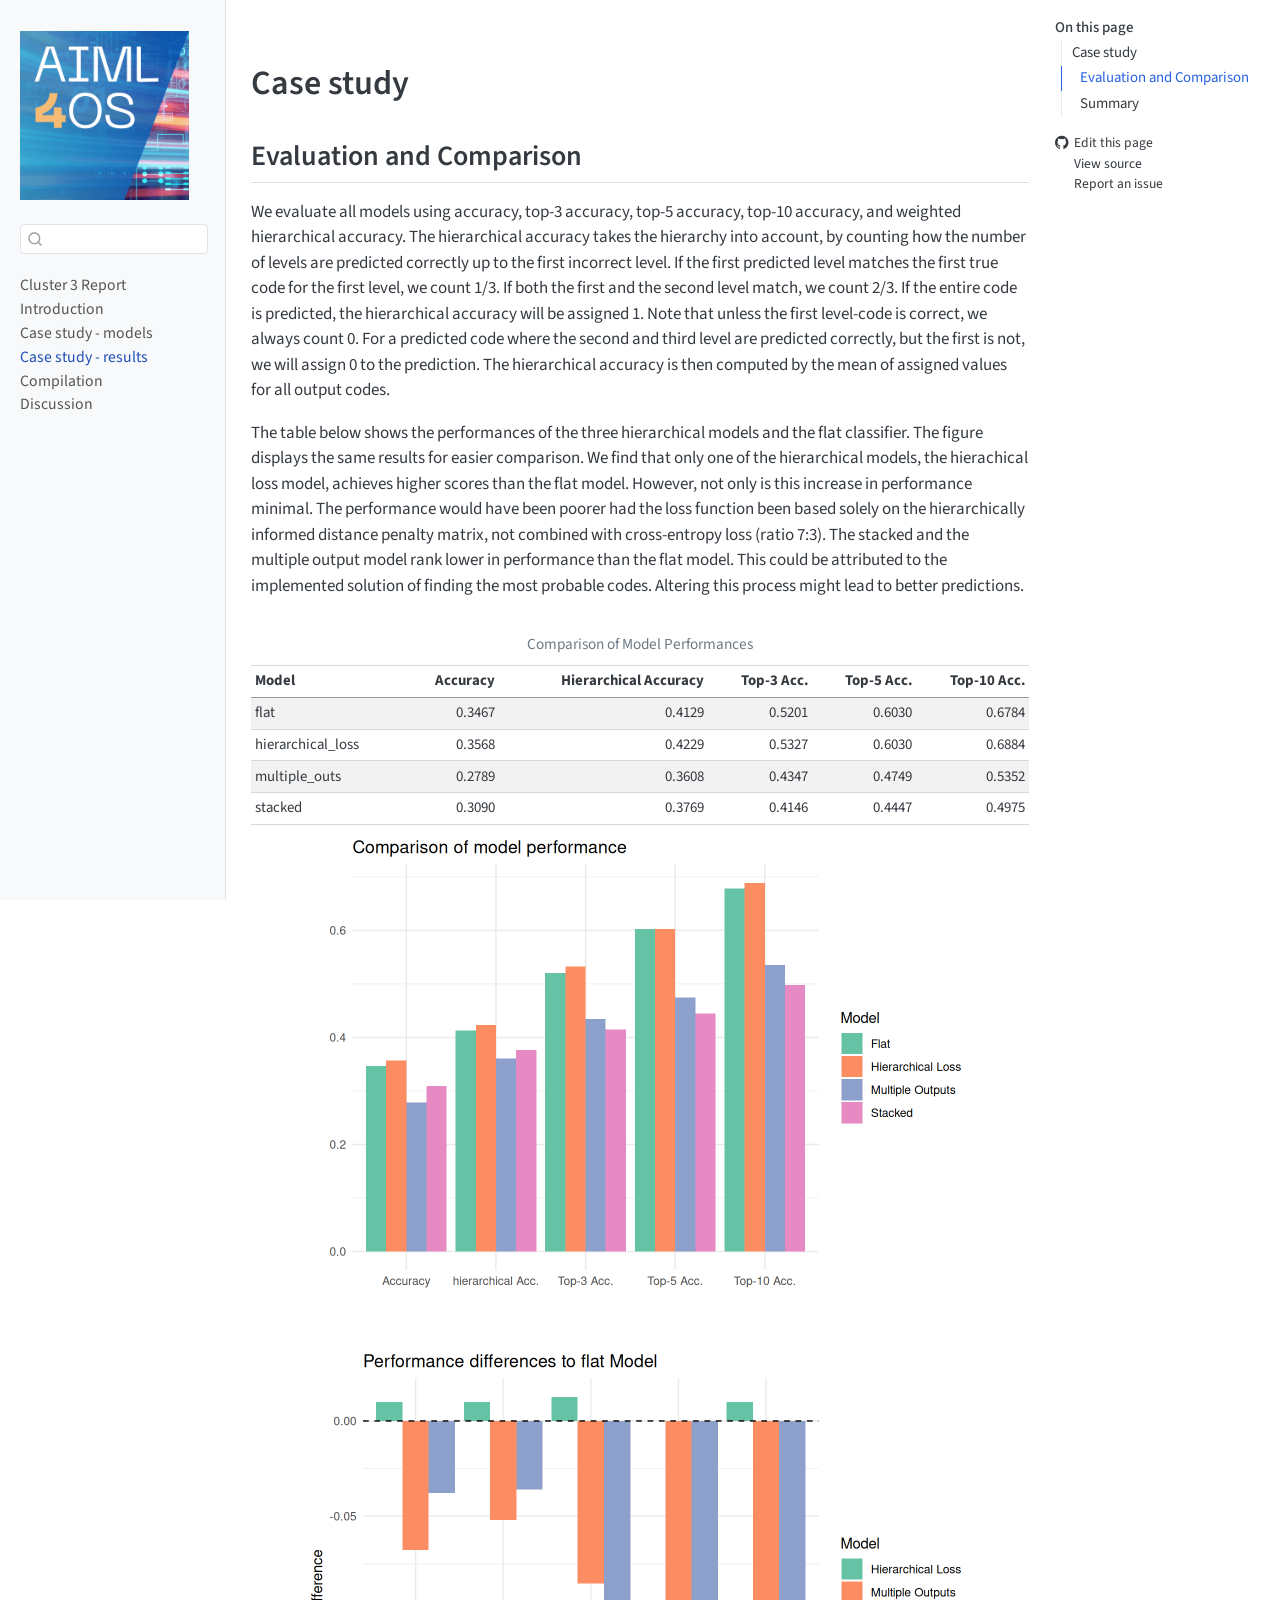
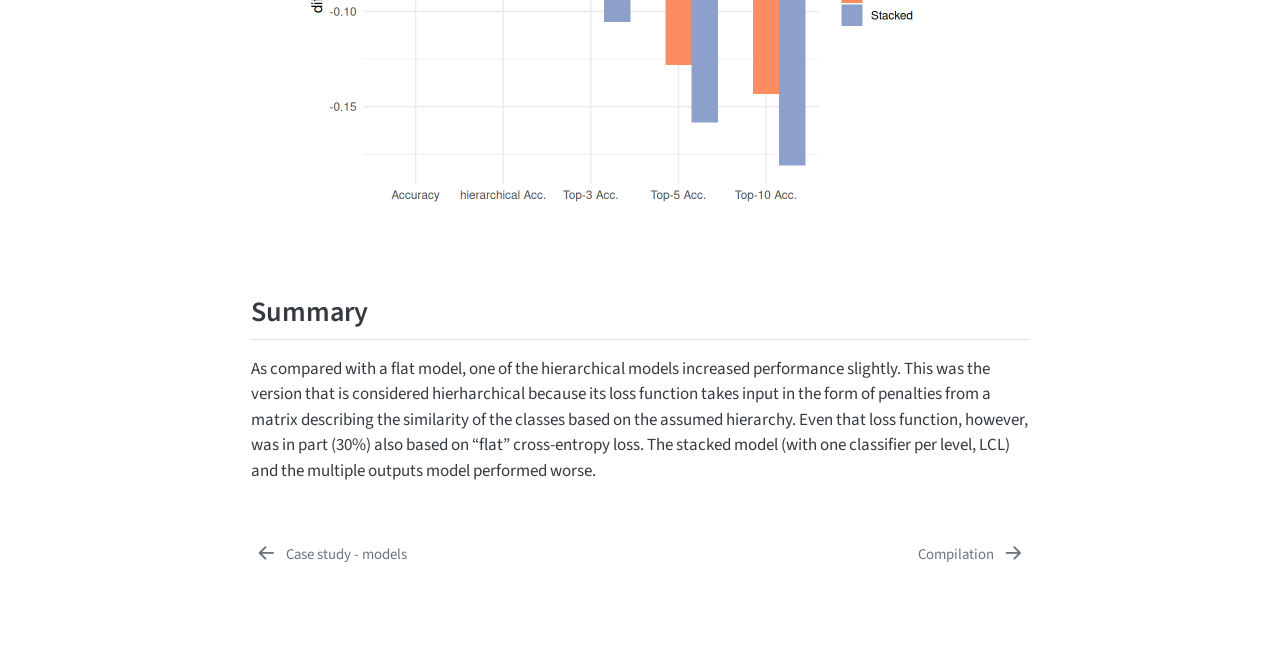
<file: chapters/chapter3.html>
<!DOCTYPE html>
<html xmlns="http://www.w3.org/1999/xhtml" lang="en" xml:lang="en"><head>

<meta charset="utf-8">
<meta name="generator" content="quarto-1.9.38">

<meta name="viewport" content="width=device-width, initial-scale=1.0, user-scalable=yes">


<title>chapter3 – From text to code (WP10) - Hierarchical Text Classification (Cluster 3)</title>
<style>
/* Default styles provided by pandoc.
** See https://pandoc.org/MANUAL.html#variables-for-html for config info.
*/
code{white-space: pre-wrap;}
span.smallcaps{font-variant: small-caps;}
div.columns{display: flex; gap: min(4vw, 1.5em);}
div.column{flex: auto; overflow-x: auto;}
div.hanging-indent{margin-left: 1.5em; text-indent: -1.5em;}
ul.task-list{list-style: none;}
ul.task-list li input[type="checkbox"] {
  width: 0.8em;
  margin: 0 0.8em 0.2em -1em; /* quarto-specific, see https://github.com/quarto-dev/quarto-cli/issues/4556 */ 
  vertical-align: middle;
}
</style>


<script src="../site_libs/quarto-nav/quarto-nav.js"></script>
<script src="../site_libs/quarto-nav/headroom.min.js"></script>
<script src="../site_libs/clipboard/clipboard.min.js"></script>
<script src="../site_libs/quarto-search/autocomplete.umd.js"></script>
<script src="../site_libs/quarto-search/fuse.min.js"></script>
<script src="../site_libs/quarto-search/quarto-search.js"></script>
<meta name="quarto:offset" content="../">
<link href="../chapters/chapter4.html" rel="next">
<link href="../chapters/chapter2.html" rel="prev">
<script src="../site_libs/quarto-html/quarto.js" type="module"></script>
<script src="../site_libs/quarto-html/tabsets/tabsets.js" type="module"></script>
<script src="../site_libs/quarto-html/popper.min.js"></script>
<script src="../site_libs/quarto-html/tippy.umd.min.js"></script>
<script src="../site_libs/quarto-html/anchor.min.js"></script>
<link href="../site_libs/quarto-html/tippy.css" rel="stylesheet">
<link href="../site_libs/quarto-html/quarto-syntax-highlighting-15634bcf2e68342d4ad2dfa704d543f6.css" rel="stylesheet" id="quarto-text-highlighting-styles">
<script src="../site_libs/bootstrap/bootstrap.min.js"></script>
<link href="../site_libs/bootstrap/bootstrap-icons.css" rel="stylesheet">
<link href="../site_libs/bootstrap/bootstrap-6eba6ba83b4f5fbebb32bc0a0d298c6a.min.css" rel="stylesheet" append-hash="true" id="quarto-bootstrap" data-mode="light">
<script id="quarto-search-options" type="application/json">{
  "location": "sidebar",
  "copy-button": false,
  "collapse-after": 3,
  "panel-placement": "start",
  "type": "textbox",
  "limit": 50,
  "keyboard-shortcut": [
    "f",
    "/",
    "s"
  ],
  "show-item-context": false,
  "language": {
    "search-no-results-text": "No results",
    "search-matching-documents-text": "matching documents",
    "search-copy-link-title": "Copy link to search",
    "search-hide-matches-text": "Hide additional matches",
    "search-more-match-text": "more match in this document",
    "search-more-matches-text": "more matches in this document",
    "search-clear-button-title": "Clear",
    "search-text-placeholder": "",
    "search-detached-cancel-button-title": "Cancel",
    "search-submit-button-title": "Submit",
    "search-label": "Search"
  }
}</script>


<link rel="stylesheet" href="../styles.css">
</head>

<body class="nav-sidebar docked quarto-light">

<div id="quarto-search-results"></div>
  <header id="quarto-header" class="headroom fixed-top">
  <nav class="quarto-secondary-nav">
    <div class="container-fluid d-flex">
      <button type="button" class="quarto-btn-toggle btn" data-bs-toggle="collapse" role="button" data-bs-target=".quarto-sidebar-collapse-item" aria-controls="quarto-sidebar" aria-expanded="false" aria-label="Toggle sidebar navigation" onclick="if (window.quartoToggleHeadroom) { window.quartoToggleHeadroom(); }">
        <i class="bi bi-layout-text-sidebar-reverse"></i>
      </button>
        <nav class="quarto-page-breadcrumbs" aria-label="breadcrumb"><ol class="breadcrumb"><li class="breadcrumb-item"><a href="../chapters/chapter3.html">Case study - results</a></li></ol></nav>
        <a class="flex-grow-1" role="navigation" data-bs-toggle="collapse" data-bs-target=".quarto-sidebar-collapse-item" aria-controls="quarto-sidebar" aria-expanded="false" aria-label="Toggle sidebar navigation" onclick="if (window.quartoToggleHeadroom) { window.quartoToggleHeadroom(); }">      
        </a>
      <button type="button" class="btn quarto-search-button" aria-label="Search" onclick="window.quartoOpenSearch();">
        <i class="bi bi-search"></i>
      </button>
    </div>
  </nav>
</header>
<!-- content -->
<div id="quarto-content" class="quarto-container page-columns page-rows-contents page-layout-article">
<!-- sidebar -->
  <nav id="quarto-sidebar" class="sidebar collapse collapse-horizontal quarto-sidebar-collapse-item sidebar-navigation docked overflow-auto">
    <div class="pt-lg-2 mt-2 text-left sidebar-header">
      <a href="../index.html" class="sidebar-logo-link">
      <img src="../resources/profile/main3.png" alt="" class="sidebar-logo light-content py-0 d-lg-inline d-none">
      <img src="../resources/profile/main3.png" alt="" class="sidebar-logo dark-content py-0 d-lg-inline d-none">
      </a>
      </div>
        <div class="mt-2 flex-shrink-0 align-items-center">
        <div class="sidebar-search">
        <div id="quarto-search" class="" title="Search"></div>
        </div>
        </div>
    <div class="sidebar-menu-container"> 
    <ul class="list-unstyled mt-1">
        <li class="sidebar-item">
  <div class="sidebar-item-container"> 
  <a href="../index.html" class="sidebar-item-text sidebar-link">
 <span class="menu-text">Cluster 3 Report</span></a>
  </div>
</li>
        <li class="sidebar-item">
  <div class="sidebar-item-container"> 
  <a href="../chapters/chapter1.html" class="sidebar-item-text sidebar-link">
 <span class="menu-text">Introduction</span></a>
  </div>
</li>
        <li class="sidebar-item">
  <div class="sidebar-item-container"> 
  <a href="../chapters/chapter2.html" class="sidebar-item-text sidebar-link">
 <span class="menu-text">Case study - models</span></a>
  </div>
</li>
        <li class="sidebar-item">
  <div class="sidebar-item-container"> 
  <a href="../chapters/chapter3.html" class="sidebar-item-text sidebar-link active">
 <span class="menu-text">Case study - results</span></a>
  </div>
</li>
        <li class="sidebar-item">
  <div class="sidebar-item-container"> 
  <a href="../chapters/chapter4.html" class="sidebar-item-text sidebar-link">
 <span class="menu-text">Compilation</span></a>
  </div>
</li>
        <li class="sidebar-item">
  <div class="sidebar-item-container"> 
  <a href="../chapters/chapter5.html" class="sidebar-item-text sidebar-link">
 <span class="menu-text">Discussion</span></a>
  </div>
</li>
    </ul>
    </div>
</nav>
<div id="quarto-sidebar-glass" class="quarto-sidebar-collapse-item" data-bs-toggle="collapse" data-bs-target=".quarto-sidebar-collapse-item"></div>
<!-- margin-sidebar -->
    <div id="quarto-margin-sidebar" class="sidebar margin-sidebar">
        <nav id="TOC" role="doc-toc" class="toc-active">
    <h2 id="toc-title">On this page</h2>
   
  <ul>
  <li><a href="#case-study" id="toc-case-study" class="nav-link active" data-scroll-target="#case-study">Case study</a>
  <ul class="collapse">
  <li><a href="#evaluation-and-comparison" id="toc-evaluation-and-comparison" class="nav-link" data-scroll-target="#evaluation-and-comparison">Evaluation and Comparison</a></li>
  <li><a href="#summary" id="toc-summary" class="nav-link" data-scroll-target="#summary">Summary</a></li>
  </ul></li>
  </ul>
<div class="toc-actions"><ul><li><a href="https://github.com/AIML4OS/WP10_Cluster3_HierarchicalClassificationModels/edit/main/chapters/chapter3.qmd" class="toc-action"><i class="bi bi-github"></i>Edit this page</a></li><li><a href="https://github.com/AIML4OS/WP10_Cluster3_HierarchicalClassificationModels/blob/main/chapters/chapter3.qmd" class="toc-action"><i class="bi empty"></i>View source</a></li><li><a href="https://github.com/AIML4OS/WP10_Cluster3_HierarchicalClassificationModels/issues/new" class="toc-action"><i class="bi empty"></i>Report an issue</a></li></ul></div></nav>
    </div>
<!-- main -->
<main class="content" id="quarto-document-content"><header id="title-block-header" class="quarto-title-block"></header>




<section id="case-study" class="level1">
<h1>Case study</h1>
<section id="evaluation-and-comparison" class="level2">
<h2 class="anchored" data-anchor-id="evaluation-and-comparison">Evaluation and Comparison</h2>
<p>We evaluate all models using accuracy, top-3 accuracy, top-5 accuracy, top-10 accuracy, and weighted hierarchical accuracy. The hierarchical accuracy takes the hierarchy into account, by counting how the number of levels are predicted correctly up to the first incorrect level. If the first predicted level matches the first true code for the first level, we count 1/3. If both the first and the second level match, we count 2/3. If the entire code is predicted, the hierarchical accuracy will be assigned 1. Note that unless the first level-code is correct, we always count 0. For a predicted code where the second and third level are predicted correctly, but the first is not, we will assign 0 to the prediction. The hierarchical accuracy is then computed by the mean of assigned values for all output codes.</p>
<p>The table below shows the performances of the three hierarchical models and the flat classifier. The figure displays the same results for easier comparison. We find that only one of the hierarchical models, the hierachical loss model, achieves higher scores than the flat model. However, not only is this increase in performance minimal. The performance would have been poorer had the loss function been based solely on the hierarchically informed distance penalty matrix, not combined with cross-entropy loss (ratio 7:3). The stacked and the multiple output model rank lower in performance than the flat model. This could be attributed to the implemented solution of finding the most probable codes. Altering this process might lead to better predictions.</p>
<div class="cell">
<div class="cell-output-display">
<table class="caption-top table table-sm table-striped small">
<caption>Comparison of Model Performances</caption>
<colgroup>
<col style="width: 21%">
<col style="width: 10%">
<col style="width: 26%">
<col style="width: 13%">
<col style="width: 13%">
<col style="width: 14%">
</colgroup>
<thead>
<tr class="header">
<th style="text-align: left;">Model</th>
<th style="text-align: right;">Accuracy</th>
<th style="text-align: right;">Hierarchical Accuracy</th>
<th style="text-align: right;">Top-3 Acc.</th>
<th style="text-align: right;">Top-5 Acc.</th>
<th style="text-align: right;">Top-10 Acc.</th>
</tr>
</thead>
<tbody>
<tr class="odd">
<td style="text-align: left;">flat</td>
<td style="text-align: right;">0.3467</td>
<td style="text-align: right;">0.4129</td>
<td style="text-align: right;">0.5201</td>
<td style="text-align: right;">0.6030</td>
<td style="text-align: right;">0.6784</td>
</tr>
<tr class="even">
<td style="text-align: left;">hierarchical_loss</td>
<td style="text-align: right;">0.3568</td>
<td style="text-align: right;">0.4229</td>
<td style="text-align: right;">0.5327</td>
<td style="text-align: right;">0.6030</td>
<td style="text-align: right;">0.6884</td>
</tr>
<tr class="odd">
<td style="text-align: left;">multiple_outs</td>
<td style="text-align: right;">0.2789</td>
<td style="text-align: right;">0.3608</td>
<td style="text-align: right;">0.4347</td>
<td style="text-align: right;">0.4749</td>
<td style="text-align: right;">0.5352</td>
</tr>
<tr class="even">
<td style="text-align: left;">stacked</td>
<td style="text-align: right;">0.3090</td>
<td style="text-align: right;">0.3769</td>
<td style="text-align: right;">0.4146</td>
<td style="text-align: right;">0.4447</td>
<td style="text-align: right;">0.4975</td>
</tr>
</tbody>
</table>
</div>
</div>
<div class="cell" data-layout-align="center">
<div class="cell-output-display">
<div class="quarto-figure quarto-figure-center">
<figure class="figure">
<p><img src="chapter3_files/figure-html/unnamed-chunk-1-1.png" class="img-fluid quarto-figure quarto-figure-center figure-img" width="672"></p>
</figure>
</div>
</div>
</div>
<div class="cell" data-layout-align="center">
<div class="cell-output-display">
<div class="quarto-figure quarto-figure-center">
<figure class="figure">
<p><img src="chapter3_files/figure-html/unnamed-chunk-2-1.png" class="img-fluid quarto-figure quarto-figure-center figure-img" width="672"></p>
</figure>
</div>
</div>
</div>
</section>
<section id="summary" class="level2">
<h2 class="anchored" data-anchor-id="summary">Summary</h2>
<p>As compared with a flat model, one of the hierarchical models increased performance slightly. This was the version that is considered hierharchical because its loss function takes input in the form of penalties from a matrix describing the similarity of the classes based on the assumed hierarchy. Even that loss function, however, was in part (30%) also based on “flat” cross-entropy loss. The stacked model (with one classifier per level, LCL) and the multiple outputs model performed worse.</p>


</section>
</section>

</main> <!-- /main -->
<script id="quarto-html-after-body" type="application/javascript">
  window.document.addEventListener("DOMContentLoaded", function (event) {
    const icon = "";
    const anchorJS = new window.AnchorJS();
    anchorJS.options = {
      placement: 'right',
      icon: icon
    };
    anchorJS.add('.anchored');
    const isCodeAnnotation = (el) => {
      for (const clz of el.classList) {
        if (clz.startsWith('code-annotation-')) {                     
          return true;
        }
      }
      return false;
    }
    const onCopySuccess = function(e) {
      // button target
      const button = e.trigger;
      // don't keep focus
      button.blur();
      // flash "checked"
      button.classList.add('code-copy-button-checked');
      var currentTitle = button.getAttribute("title");
      button.setAttribute("title", "Copied!");
      let tooltip;
      if (window.bootstrap) {
        button.setAttribute("data-bs-toggle", "tooltip");
        button.setAttribute("data-bs-placement", "left");
        button.setAttribute("data-bs-title", "Copied!");
        tooltip = new bootstrap.Tooltip(button, 
          { trigger: "manual", 
            customClass: "code-copy-button-tooltip",
            offset: [0, -8]});
        tooltip.show();    
      }
      setTimeout(function() {
        if (tooltip) {
          tooltip.hide();
          button.removeAttribute("data-bs-title");
          button.removeAttribute("data-bs-toggle");
          button.removeAttribute("data-bs-placement");
        }
        button.setAttribute("title", currentTitle);
        button.classList.remove('code-copy-button-checked');
      }, 1000);
      // clear code selection
      e.clearSelection();
    }
    const getTextToCopy = function(trigger) {
      const outerScaffold = trigger.parentElement.cloneNode(true);
      const codeEl = outerScaffold.querySelector('code');
      for (const childEl of codeEl.children) {
        if (isCodeAnnotation(childEl)) {
          childEl.remove();
        }
      }
      return codeEl.innerText;
    }
    const clipboard = new window.ClipboardJS('.code-copy-button:not([data-in-quarto-modal])', {
      text: getTextToCopy
    });
    clipboard.on('success', onCopySuccess);
    if (window.document.getElementById('quarto-embedded-source-code-modal')) {
      const clipboardModal = new window.ClipboardJS('.code-copy-button[data-in-quarto-modal]', {
        text: getTextToCopy,
        container: window.document.getElementById('quarto-embedded-source-code-modal')
      });
      clipboardModal.on('success', onCopySuccess);
    }
      var localhostRegex = new RegExp(/^(?:http|https):\/\/localhost\:?[0-9]*\//);
      var mailtoRegex = new RegExp(/^mailto:/);
        var filterRegex = new RegExp("https:\/\/AIML4OS\.github\.io\/\/WP10_Cluster3_HierarchicalClassificationModels");
      var isInternal = (href) => {
          return filterRegex.test(href) || localhostRegex.test(href) || mailtoRegex.test(href);
      }
      // Inspect non-navigation links and adorn them if external
     var links = window.document.querySelectorAll('a[href]:not(.nav-link):not(.navbar-brand):not(.toc-action):not(.sidebar-link):not(.sidebar-item-toggle):not(.pagination-link):not(.no-external):not([aria-hidden]):not(.dropdown-item):not(.quarto-navigation-tool):not(.about-link)');
      for (var i=0; i<links.length; i++) {
        const link = links[i];
        if (!isInternal(link.href)) {
          // undo the damage that might have been done by quarto-nav.js in the case of
          // links that we want to consider external
          if (link.dataset.originalHref !== undefined) {
            link.href = link.dataset.originalHref;
          }
        }
      }
    function tippyHover(el, contentFn, onTriggerFn, onUntriggerFn) {
      const config = {
        allowHTML: true,
        maxWidth: 500,
        delay: 100,
        arrow: false,
        appendTo: function(el) {
            return el.parentElement;
        },
        interactive: true,
        interactiveBorder: 10,
        theme: 'quarto',
        placement: 'bottom-start',
      };
      if (contentFn) {
        config.content = contentFn;
      }
      if (onTriggerFn) {
        config.onTrigger = onTriggerFn;
      }
      if (onUntriggerFn) {
        config.onUntrigger = onUntriggerFn;
      }
      window.tippy(el, config); 
    }
    const noterefs = window.document.querySelectorAll('a[role="doc-noteref"]');
    for (var i=0; i<noterefs.length; i++) {
      const ref = noterefs[i];
      tippyHover(ref, function() {
        // use id or data attribute instead here
        let href = ref.getAttribute('data-footnote-href') || ref.getAttribute('href');
        try { href = new URL(href).hash; } catch {}
        const id = href.replace(/^#\/?/, "");
        const note = window.document.getElementById(id);
        if (note) {
          return note.innerHTML;
        } else {
          return "";
        }
      });
    }
    const xrefs = window.document.querySelectorAll('a.quarto-xref');
    const processXRef = (id, note) => {
      // Strip column container classes
      const stripColumnClz = (el) => {
        el.classList.remove("page-full", "page-columns");
        if (el.children) {
          for (const child of el.children) {
            stripColumnClz(child);
          }
        }
      }
      stripColumnClz(note)
      if (id === null || id.startsWith('sec-')) {
        // Special case sections, only their first couple elements
        const container = document.createElement("div");
        if (note.children && note.children.length > 2) {
          container.appendChild(note.children[0].cloneNode(true));
          for (let i = 1; i < note.children.length; i++) {
            const child = note.children[i];
            if (child.tagName === "P" && child.innerText === "") {
              continue;
            } else {
              container.appendChild(child.cloneNode(true));
              break;
            }
          }
          if (window.Quarto?.typesetMath) {
            window.Quarto.typesetMath(container);
          }
          return container.innerHTML
        } else {
          if (window.Quarto?.typesetMath) {
            window.Quarto.typesetMath(note);
          }
          return note.innerHTML;
        }
      } else {
        // Remove any anchor links if they are present
        const anchorLink = note.querySelector('a.anchorjs-link');
        if (anchorLink) {
          anchorLink.remove();
        }
        if (window.Quarto?.typesetMath) {
          window.Quarto.typesetMath(note);
        }
        if (note.classList.contains("callout")) {
          return note.outerHTML;
        } else {
          return note.innerHTML;
        }
      }
    }
    for (var i=0; i<xrefs.length; i++) {
      const xref = xrefs[i];
      tippyHover(xref, undefined, function(instance) {
        instance.disable();
        let url = xref.getAttribute('href');
        let hash = undefined; 
        if (url.startsWith('#')) {
          hash = url;
        } else {
          try { hash = new URL(url).hash; } catch {}
        }
        if (hash) {
          const id = hash.replace(/^#\/?/, "");
          const note = window.document.getElementById(id);
          if (note !== null) {
            try {
              const html = processXRef(id, note.cloneNode(true));
              instance.setContent(html);
            } finally {
              instance.enable();
              instance.show();
            }
          } else {
            // See if we can fetch this
            fetch(url.split('#')[0])
            .then(res => res.text())
            .then(html => {
              const parser = new DOMParser();
              const htmlDoc = parser.parseFromString(html, "text/html");
              const note = htmlDoc.getElementById(id);
              if (note !== null) {
                const html = processXRef(id, note);
                instance.setContent(html);
              } 
            }).finally(() => {
              instance.enable();
              instance.show();
            });
          }
        } else {
          // See if we can fetch a full url (with no hash to target)
          // This is a special case and we should probably do some content thinning / targeting
          fetch(url)
          .then(res => res.text())
          .then(html => {
            const parser = new DOMParser();
            const htmlDoc = parser.parseFromString(html, "text/html");
            const note = htmlDoc.querySelector('main.content');
            if (note !== null) {
              // This should only happen for chapter cross references
              // (since there is no id in the URL)
              // remove the first header
              if (note.children.length > 0 && note.children[0].tagName === "HEADER") {
                note.children[0].remove();
              }
              const html = processXRef(null, note);
              instance.setContent(html);
            } 
          }).finally(() => {
            instance.enable();
            instance.show();
          });
        }
      }, function(instance) {
      });
    }
        let selectedAnnoteEl;
        const selectorForAnnotation = ( cell, annotation) => {
          let cellAttr = 'data-code-cell="' + cell + '"';
          let lineAttr = 'data-code-annotation="' +  annotation + '"';
          const selector = 'span[' + cellAttr + '][' + lineAttr + ']';
          return selector;
        }
        const selectCodeLines = (annoteEl) => {
          const doc = window.document;
          const targetCell = annoteEl.getAttribute("data-target-cell");
          const targetAnnotation = annoteEl.getAttribute("data-target-annotation");
          const annoteSpan = window.document.querySelector(selectorForAnnotation(targetCell, targetAnnotation));
          const lines = annoteSpan.getAttribute("data-code-lines").split(",");
          const lineIds = lines.map((line) => {
            return targetCell + "-" + line;
          })
          let top = null;
          let height = null;
          let parent = null;
          if (lineIds.length > 0) {
              //compute the position of the single el (top and bottom and make a div)
              const el = window.document.getElementById(lineIds[0]);
              top = el.offsetTop;
              height = el.offsetHeight;
              parent = el.parentElement.parentElement;
            if (lineIds.length > 1) {
              const lastEl = window.document.getElementById(lineIds[lineIds.length - 1]);
              const bottom = lastEl.offsetTop + lastEl.offsetHeight;
              height = bottom - top;
            }
            if (top !== null && height !== null && parent !== null) {
              // cook up a div (if necessary) and position it 
              let div = window.document.getElementById("code-annotation-line-highlight");
              if (div === null) {
                div = window.document.createElement("div");
                div.setAttribute("id", "code-annotation-line-highlight");
                div.style.position = 'absolute';
                parent.appendChild(div);
              }
              div.style.top = top - 2 + "px";
              div.style.height = height + 4 + "px";
              div.style.left = 0;
              let gutterDiv = window.document.getElementById("code-annotation-line-highlight-gutter");
              if (gutterDiv === null) {
                gutterDiv = window.document.createElement("div");
                gutterDiv.setAttribute("id", "code-annotation-line-highlight-gutter");
                gutterDiv.style.position = 'absolute';
                const codeCell = window.document.getElementById(targetCell);
                const gutter = codeCell.querySelector('.code-annotation-gutter');
                gutter.appendChild(gutterDiv);
              }
              gutterDiv.style.top = top - 2 + "px";
              gutterDiv.style.height = height + 4 + "px";
            }
            selectedAnnoteEl = annoteEl;
          }
        };
        const unselectCodeLines = () => {
          const elementsIds = ["code-annotation-line-highlight", "code-annotation-line-highlight-gutter"];
          elementsIds.forEach((elId) => {
            const div = window.document.getElementById(elId);
            if (div) {
              div.remove();
            }
          });
          selectedAnnoteEl = undefined;
        };
          // Handle positioning of the toggle
      window.addEventListener(
        "resize",
        throttle(() => {
          elRect = undefined;
          if (selectedAnnoteEl) {
            selectCodeLines(selectedAnnoteEl);
          }
        }, 10)
      );
      function throttle(fn, ms) {
      let throttle = false;
      let timer;
        return (...args) => {
          if(!throttle) { // first call gets through
              fn.apply(this, args);
              throttle = true;
          } else { // all the others get throttled
              if(timer) clearTimeout(timer); // cancel #2
              timer = setTimeout(() => {
                fn.apply(this, args);
                timer = throttle = false;
              }, ms);
          }
        };
      }
        // Attach click handler to the DT
        const annoteDls = window.document.querySelectorAll('dt[data-target-cell]');
        for (const annoteDlNode of annoteDls) {
          annoteDlNode.addEventListener('click', (event) => {
            const clickedEl = event.target;
            if (clickedEl !== selectedAnnoteEl) {
              unselectCodeLines();
              const activeEl = window.document.querySelector('dt[data-target-cell].code-annotation-active');
              if (activeEl) {
                activeEl.classList.remove('code-annotation-active');
              }
              selectCodeLines(clickedEl);
              clickedEl.classList.add('code-annotation-active');
            } else {
              // Unselect the line
              unselectCodeLines();
              clickedEl.classList.remove('code-annotation-active');
            }
          });
        }
    const findCites = (el) => {
      const parentEl = el.parentElement;
      if (parentEl) {
        const cites = parentEl.dataset.cites;
        if (cites) {
          return {
            el,
            cites: cites.split(' ')
          };
        } else {
          return findCites(el.parentElement)
        }
      } else {
        return undefined;
      }
    };
    var bibliorefs = window.document.querySelectorAll('a[role="doc-biblioref"]');
    for (var i=0; i<bibliorefs.length; i++) {
      const ref = bibliorefs[i];
      const citeInfo = findCites(ref);
      if (citeInfo) {
        tippyHover(citeInfo.el, function() {
          var popup = window.document.createElement('div');
          citeInfo.cites.forEach(function(cite) {
            var citeDiv = window.document.createElement('div');
            citeDiv.classList.add('hanging-indent');
            citeDiv.classList.add('csl-entry');
            var biblioDiv = window.document.getElementById('ref-' + cite);
            if (biblioDiv) {
              citeDiv.innerHTML = biblioDiv.innerHTML;
            }
            popup.appendChild(citeDiv);
          });
          return popup.innerHTML;
        });
      }
    }
  });
  </script>
<nav class="page-navigation">
  <div class="nav-page nav-page-previous">
      <a href="../chapters/chapter2.html" class="pagination-link" aria-label="Case study - models">
        <i class="bi bi-arrow-left-short"></i> <span class="nav-page-text">Case study - models</span>
      </a>          
  </div>
  <div class="nav-page nav-page-next">
      <a href="../chapters/chapter4.html" class="pagination-link" aria-label="Compilation">
        <span class="nav-page-text">Compilation</span> <i class="bi bi-arrow-right-short"></i>
      </a>
  </div>
</nav>
</div> <!-- /content -->




<footer class="footer"><div class="nav-footer"><div class="nav-footer-center"><div class="toc-actions d-sm-block d-md-none"><ul><li><a href="https://github.com/AIML4OS/WP10_Cluster3_HierarchicalClassificationModels/edit/main/chapters/chapter3.qmd" class="toc-action"><i class="bi bi-github"></i>Edit this page</a></li><li><a href="https://github.com/AIML4OS/WP10_Cluster3_HierarchicalClassificationModels/blob/main/chapters/chapter3.qmd" class="toc-action"><i class="bi empty"></i>View source</a></li><li><a href="https://github.com/AIML4OS/WP10_Cluster3_HierarchicalClassificationModels/issues/new" class="toc-action"><i class="bi empty"></i>Report an issue</a></li></ul></div></div></div></footer></body></html>
</file>
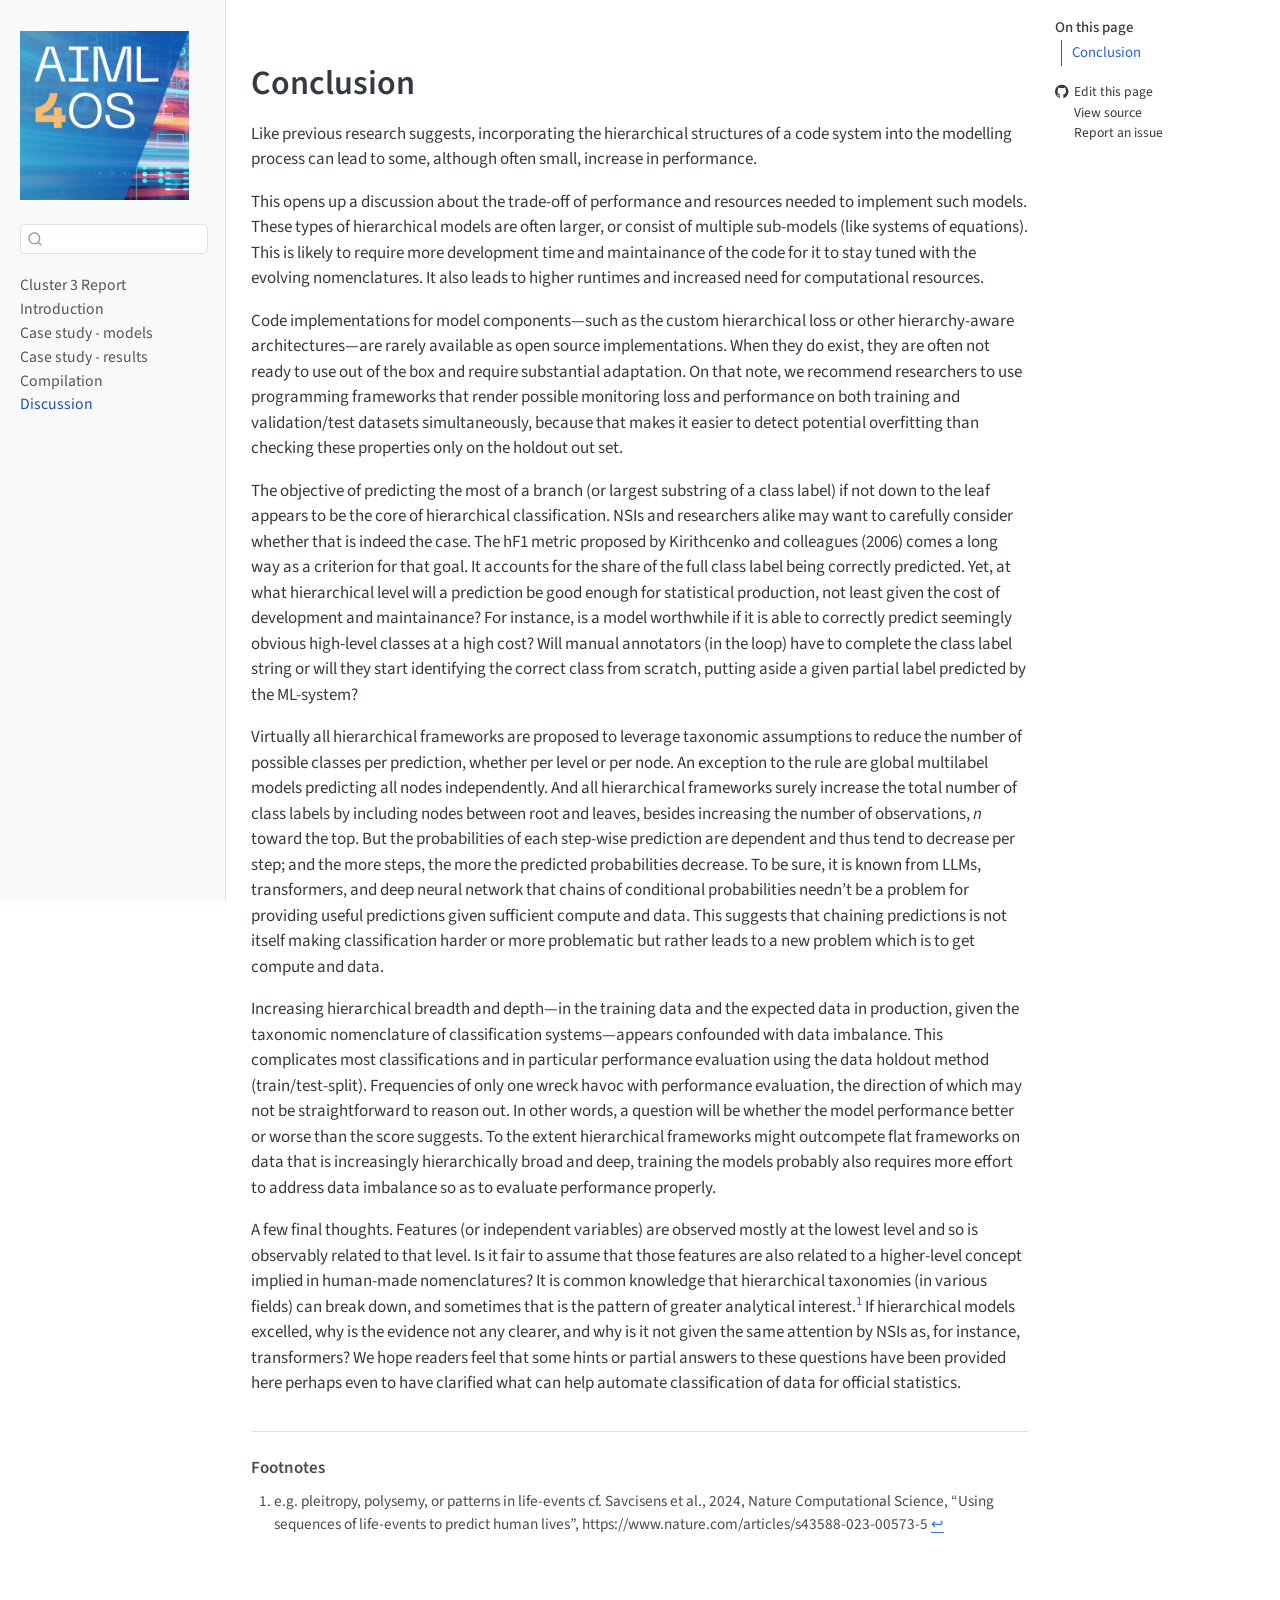
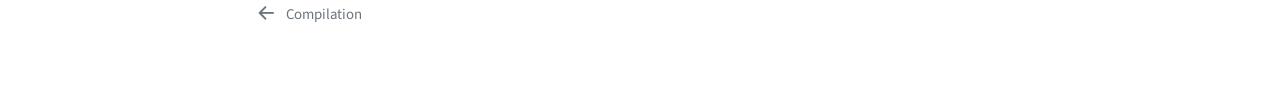
<file: chapters/chapter5.html>
<!DOCTYPE html>
<html xmlns="http://www.w3.org/1999/xhtml" lang="en" xml:lang="en"><head>

<meta charset="utf-8">
<meta name="generator" content="quarto-1.9.38">

<meta name="viewport" content="width=device-width, initial-scale=1.0, user-scalable=yes">


<title>chapter5 – From text to code (WP10) - Hierarchical Text Classification (Cluster 3)</title>
<style>
/* Default styles provided by pandoc.
** See https://pandoc.org/MANUAL.html#variables-for-html for config info.
*/
code{white-space: pre-wrap;}
span.smallcaps{font-variant: small-caps;}
div.columns{display: flex; gap: min(4vw, 1.5em);}
div.column{flex: auto; overflow-x: auto;}
div.hanging-indent{margin-left: 1.5em; text-indent: -1.5em;}
ul.task-list{list-style: none;}
ul.task-list li input[type="checkbox"] {
  width: 0.8em;
  margin: 0 0.8em 0.2em -1em; /* quarto-specific, see https://github.com/quarto-dev/quarto-cli/issues/4556 */ 
  vertical-align: middle;
}
</style>


<script src="../site_libs/quarto-nav/quarto-nav.js"></script>
<script src="../site_libs/quarto-nav/headroom.min.js"></script>
<script src="../site_libs/clipboard/clipboard.min.js"></script>
<script src="../site_libs/quarto-search/autocomplete.umd.js"></script>
<script src="../site_libs/quarto-search/fuse.min.js"></script>
<script src="../site_libs/quarto-search/quarto-search.js"></script>
<meta name="quarto:offset" content="../">
<link href="../chapters/chapter4.html" rel="prev">
<script src="../site_libs/quarto-html/quarto.js" type="module"></script>
<script src="../site_libs/quarto-html/tabsets/tabsets.js" type="module"></script>
<script src="../site_libs/quarto-html/popper.min.js"></script>
<script src="../site_libs/quarto-html/tippy.umd.min.js"></script>
<script src="../site_libs/quarto-html/anchor.min.js"></script>
<link href="../site_libs/quarto-html/tippy.css" rel="stylesheet">
<link href="../site_libs/quarto-html/quarto-syntax-highlighting-15634bcf2e68342d4ad2dfa704d543f6.css" rel="stylesheet" id="quarto-text-highlighting-styles">
<script src="../site_libs/bootstrap/bootstrap.min.js"></script>
<link href="../site_libs/bootstrap/bootstrap-icons.css" rel="stylesheet">
<link href="../site_libs/bootstrap/bootstrap-6eba6ba83b4f5fbebb32bc0a0d298c6a.min.css" rel="stylesheet" append-hash="true" id="quarto-bootstrap" data-mode="light">
<script id="quarto-search-options" type="application/json">{
  "location": "sidebar",
  "copy-button": false,
  "collapse-after": 3,
  "panel-placement": "start",
  "type": "textbox",
  "limit": 50,
  "keyboard-shortcut": [
    "f",
    "/",
    "s"
  ],
  "show-item-context": false,
  "language": {
    "search-no-results-text": "No results",
    "search-matching-documents-text": "matching documents",
    "search-copy-link-title": "Copy link to search",
    "search-hide-matches-text": "Hide additional matches",
    "search-more-match-text": "more match in this document",
    "search-more-matches-text": "more matches in this document",
    "search-clear-button-title": "Clear",
    "search-text-placeholder": "",
    "search-detached-cancel-button-title": "Cancel",
    "search-submit-button-title": "Submit",
    "search-label": "Search"
  }
}</script>


<link rel="stylesheet" href="../styles.css">
</head>

<body class="nav-sidebar docked quarto-light">

<div id="quarto-search-results"></div>
  <header id="quarto-header" class="headroom fixed-top">
  <nav class="quarto-secondary-nav">
    <div class="container-fluid d-flex">
      <button type="button" class="quarto-btn-toggle btn" data-bs-toggle="collapse" role="button" data-bs-target=".quarto-sidebar-collapse-item" aria-controls="quarto-sidebar" aria-expanded="false" aria-label="Toggle sidebar navigation" onclick="if (window.quartoToggleHeadroom) { window.quartoToggleHeadroom(); }">
        <i class="bi bi-layout-text-sidebar-reverse"></i>
      </button>
        <nav class="quarto-page-breadcrumbs" aria-label="breadcrumb"><ol class="breadcrumb"><li class="breadcrumb-item"><a href="../chapters/chapter5.html">Discussion</a></li></ol></nav>
        <a class="flex-grow-1" role="navigation" data-bs-toggle="collapse" data-bs-target=".quarto-sidebar-collapse-item" aria-controls="quarto-sidebar" aria-expanded="false" aria-label="Toggle sidebar navigation" onclick="if (window.quartoToggleHeadroom) { window.quartoToggleHeadroom(); }">      
        </a>
      <button type="button" class="btn quarto-search-button" aria-label="Search" onclick="window.quartoOpenSearch();">
        <i class="bi bi-search"></i>
      </button>
    </div>
  </nav>
</header>
<!-- content -->
<div id="quarto-content" class="quarto-container page-columns page-rows-contents page-layout-article">
<!-- sidebar -->
  <nav id="quarto-sidebar" class="sidebar collapse collapse-horizontal quarto-sidebar-collapse-item sidebar-navigation docked overflow-auto">
    <div class="pt-lg-2 mt-2 text-left sidebar-header">
      <a href="../index.html" class="sidebar-logo-link">
      <img src="../resources/profile/main3.png" alt="" class="sidebar-logo light-content py-0 d-lg-inline d-none">
      <img src="../resources/profile/main3.png" alt="" class="sidebar-logo dark-content py-0 d-lg-inline d-none">
      </a>
      </div>
        <div class="mt-2 flex-shrink-0 align-items-center">
        <div class="sidebar-search">
        <div id="quarto-search" class="" title="Search"></div>
        </div>
        </div>
    <div class="sidebar-menu-container"> 
    <ul class="list-unstyled mt-1">
        <li class="sidebar-item">
  <div class="sidebar-item-container"> 
  <a href="../index.html" class="sidebar-item-text sidebar-link">
 <span class="menu-text">Cluster 3 Report</span></a>
  </div>
</li>
        <li class="sidebar-item">
  <div class="sidebar-item-container"> 
  <a href="../chapters/chapter1.html" class="sidebar-item-text sidebar-link">
 <span class="menu-text">Introduction</span></a>
  </div>
</li>
        <li class="sidebar-item">
  <div class="sidebar-item-container"> 
  <a href="../chapters/chapter2.html" class="sidebar-item-text sidebar-link">
 <span class="menu-text">Case study - models</span></a>
  </div>
</li>
        <li class="sidebar-item">
  <div class="sidebar-item-container"> 
  <a href="../chapters/chapter3.html" class="sidebar-item-text sidebar-link">
 <span class="menu-text">Case study - results</span></a>
  </div>
</li>
        <li class="sidebar-item">
  <div class="sidebar-item-container"> 
  <a href="../chapters/chapter4.html" class="sidebar-item-text sidebar-link">
 <span class="menu-text">Compilation</span></a>
  </div>
</li>
        <li class="sidebar-item">
  <div class="sidebar-item-container"> 
  <a href="../chapters/chapter5.html" class="sidebar-item-text sidebar-link active">
 <span class="menu-text">Discussion</span></a>
  </div>
</li>
    </ul>
    </div>
</nav>
<div id="quarto-sidebar-glass" class="quarto-sidebar-collapse-item" data-bs-toggle="collapse" data-bs-target=".quarto-sidebar-collapse-item"></div>
<!-- margin-sidebar -->
    <div id="quarto-margin-sidebar" class="sidebar margin-sidebar">
        <nav id="TOC" role="doc-toc" class="toc-active">
    <h2 id="toc-title">On this page</h2>
   
  <ul>
  <li><a href="#conclusion" id="toc-conclusion" class="nav-link active" data-scroll-target="#conclusion">Conclusion</a></li>
  </ul>
<div class="toc-actions"><ul><li><a href="https://github.com/AIML4OS/WP10_Cluster3_HierarchicalClassificationModels/edit/main/chapters/chapter5.qmd" class="toc-action"><i class="bi bi-github"></i>Edit this page</a></li><li><a href="https://github.com/AIML4OS/WP10_Cluster3_HierarchicalClassificationModels/blob/main/chapters/chapter5.qmd" class="toc-action"><i class="bi empty"></i>View source</a></li><li><a href="https://github.com/AIML4OS/WP10_Cluster3_HierarchicalClassificationModels/issues/new" class="toc-action"><i class="bi empty"></i>Report an issue</a></li></ul></div></nav>
    </div>
<!-- main -->
<main class="content" id="quarto-document-content"><header id="title-block-header" class="quarto-title-block"></header>




<section id="conclusion" class="level1">
<h1>Conclusion</h1>
<p>Like previous research suggests, incorporating the hierarchical structures of a code system into the modelling process can lead to some, although often small, increase in performance.</p>
<p>This opens up a discussion about the trade-off of performance and resources needed to implement such models. These types of hierarchical models are often larger, or consist of multiple sub-models (like systems of equations). This is likely to require more development time and maintainance of the code for it to stay tuned with the evolving nomenclatures. It also leads to higher runtimes and increased need for computational resources.</p>
<p>Code implementations for model components—such as the custom hierarchical loss or other hierarchy-aware architectures—are rarely available as open source implementations. When they do exist, they are often not ready to use out of the box and require substantial adaptation. On that note, we recommend researchers to use programming frameworks that render possible monitoring loss and performance on both training and validation/test datasets simultaneously, because that makes it easier to detect potential overfitting than checking these properties only on the holdout out set.</p>
<p>The objective of predicting the most of a branch (or largest substring of a class label) if not down to the leaf appears to be the core of hierarchical classification. NSIs and researchers alike may want to carefully consider whether that is indeed the case. The hF1 metric proposed by Kirithcenko and colleagues (2006) comes a long way as a criterion for that goal. It accounts for the share of the full class label being correctly predicted. Yet, at what hierarchical level will a prediction be good enough for statistical production, not least given the cost of development and maintainance? For instance, is a model worthwhile if it is able to correctly predict seemingly obvious high-level classes at a high cost? Will manual annotators (in the loop) have to complete the class label string or will they start identifying the correct class from scratch, putting aside a given partial label predicted by the ML-system?</p>
<p>Virtually all hierarchical frameworks are proposed to leverage taxonomic assumptions to reduce the number of possible classes per prediction, whether per level or per node. An exception to the rule are global multilabel models predicting all nodes independently. And all hierarchical frameworks surely increase the total number of class labels by including nodes between root and leaves, besides increasing the number of observations, <em>n</em> toward the top. But the probabilities of each step-wise prediction are dependent and thus tend to decrease per step; and the more steps, the more the predicted probabilities decrease. To be sure, it is known from LLMs, transformers, and deep neural network that chains of conditional probabilities needn’t be a problem for providing useful predictions given sufficient compute and data. This suggests that chaining predictions is not itself making classification harder or more problematic but rather leads to a new problem which is to get compute and data.</p>
<p>Increasing hierarchical breadth and depth—in the training data and the expected data in production, given the taxonomic nomenclature of classification systems—appears confounded with data imbalance. This complicates most classifications and in particular performance evaluation using the data holdout method (train/test-split). Frequencies of only one wreck havoc with performance evaluation, the direction of which may not be straightforward to reason out. In other words, a question will be whether the model performance better or worse than the score suggests. To the extent hierarchical frameworks might outcompete flat frameworks on data that is increasingly hierarchically broad and deep, training the models probably also requires more effort to address data imbalance so as to evaluate performance properly.</p>
<p>A few final thoughts. Features (or independent variables) are observed mostly at the lowest level and so is observably related to that level. Is it fair to assume that those features are also related to a higher-level concept implied in human-made nomenclatures? It is common knowledge that hierarchical taxonomies (in various fields) can break down, and sometimes that is the pattern of greater analytical interest.<a href="#fn1" class="footnote-ref" id="fnref1" role="doc-noteref"><sup>1</sup></a> If hierarchical models excelled, why is the evidence not any clearer, and why is it not given the same attention by NSIs as, for instance, transformers? We hope readers feel that some hints or partial answers to these questions have been provided here perhaps even to have clarified what can help automate classification of data for official statistics.</p>


</section>


<div id="quarto-appendix" class="default"><section id="footnotes" class="footnotes footnotes-end-of-document" role="doc-endnotes"><h2 class="anchored quarto-appendix-heading">Footnotes</h2>

<ol>
<li id="fn1"><p>e.g.&nbsp;pleitropy, polysemy, or patterns in life-events cf.&nbsp;Savcisens et al., 2024, Nature Computational Science, “Using sequences of life-events to predict human lives”, https://www.nature.com/articles/s43588-023-00573-5<a href="#fnref1" class="footnote-back" role="doc-backlink">↩︎</a></p></li>
</ol>
</section></div></main> <!-- /main -->
<script id="quarto-html-after-body" type="application/javascript">
  window.document.addEventListener("DOMContentLoaded", function (event) {
    const icon = "";
    const anchorJS = new window.AnchorJS();
    anchorJS.options = {
      placement: 'right',
      icon: icon
    };
    anchorJS.add('.anchored');
    const isCodeAnnotation = (el) => {
      for (const clz of el.classList) {
        if (clz.startsWith('code-annotation-')) {                     
          return true;
        }
      }
      return false;
    }
    const onCopySuccess = function(e) {
      // button target
      const button = e.trigger;
      // don't keep focus
      button.blur();
      // flash "checked"
      button.classList.add('code-copy-button-checked');
      var currentTitle = button.getAttribute("title");
      button.setAttribute("title", "Copied!");
      let tooltip;
      if (window.bootstrap) {
        button.setAttribute("data-bs-toggle", "tooltip");
        button.setAttribute("data-bs-placement", "left");
        button.setAttribute("data-bs-title", "Copied!");
        tooltip = new bootstrap.Tooltip(button, 
          { trigger: "manual", 
            customClass: "code-copy-button-tooltip",
            offset: [0, -8]});
        tooltip.show();    
      }
      setTimeout(function() {
        if (tooltip) {
          tooltip.hide();
          button.removeAttribute("data-bs-title");
          button.removeAttribute("data-bs-toggle");
          button.removeAttribute("data-bs-placement");
        }
        button.setAttribute("title", currentTitle);
        button.classList.remove('code-copy-button-checked');
      }, 1000);
      // clear code selection
      e.clearSelection();
    }
    const getTextToCopy = function(trigger) {
      const outerScaffold = trigger.parentElement.cloneNode(true);
      const codeEl = outerScaffold.querySelector('code');
      for (const childEl of codeEl.children) {
        if (isCodeAnnotation(childEl)) {
          childEl.remove();
        }
      }
      return codeEl.innerText;
    }
    const clipboard = new window.ClipboardJS('.code-copy-button:not([data-in-quarto-modal])', {
      text: getTextToCopy
    });
    clipboard.on('success', onCopySuccess);
    if (window.document.getElementById('quarto-embedded-source-code-modal')) {
      const clipboardModal = new window.ClipboardJS('.code-copy-button[data-in-quarto-modal]', {
        text: getTextToCopy,
        container: window.document.getElementById('quarto-embedded-source-code-modal')
      });
      clipboardModal.on('success', onCopySuccess);
    }
      var localhostRegex = new RegExp(/^(?:http|https):\/\/localhost\:?[0-9]*\//);
      var mailtoRegex = new RegExp(/^mailto:/);
        var filterRegex = new RegExp("https:\/\/AIML4OS\.github\.io\/\/WP10_Cluster3_HierarchicalClassificationModels");
      var isInternal = (href) => {
          return filterRegex.test(href) || localhostRegex.test(href) || mailtoRegex.test(href);
      }
      // Inspect non-navigation links and adorn them if external
     var links = window.document.querySelectorAll('a[href]:not(.nav-link):not(.navbar-brand):not(.toc-action):not(.sidebar-link):not(.sidebar-item-toggle):not(.pagination-link):not(.no-external):not([aria-hidden]):not(.dropdown-item):not(.quarto-navigation-tool):not(.about-link)');
      for (var i=0; i<links.length; i++) {
        const link = links[i];
        if (!isInternal(link.href)) {
          // undo the damage that might have been done by quarto-nav.js in the case of
          // links that we want to consider external
          if (link.dataset.originalHref !== undefined) {
            link.href = link.dataset.originalHref;
          }
        }
      }
    function tippyHover(el, contentFn, onTriggerFn, onUntriggerFn) {
      const config = {
        allowHTML: true,
        maxWidth: 500,
        delay: 100,
        arrow: false,
        appendTo: function(el) {
            return el.parentElement;
        },
        interactive: true,
        interactiveBorder: 10,
        theme: 'quarto',
        placement: 'bottom-start',
      };
      if (contentFn) {
        config.content = contentFn;
      }
      if (onTriggerFn) {
        config.onTrigger = onTriggerFn;
      }
      if (onUntriggerFn) {
        config.onUntrigger = onUntriggerFn;
      }
      window.tippy(el, config); 
    }
    const noterefs = window.document.querySelectorAll('a[role="doc-noteref"]');
    for (var i=0; i<noterefs.length; i++) {
      const ref = noterefs[i];
      tippyHover(ref, function() {
        // use id or data attribute instead here
        let href = ref.getAttribute('data-footnote-href') || ref.getAttribute('href');
        try { href = new URL(href).hash; } catch {}
        const id = href.replace(/^#\/?/, "");
        const note = window.document.getElementById(id);
        if (note) {
          return note.innerHTML;
        } else {
          return "";
        }
      });
    }
    const xrefs = window.document.querySelectorAll('a.quarto-xref');
    const processXRef = (id, note) => {
      // Strip column container classes
      const stripColumnClz = (el) => {
        el.classList.remove("page-full", "page-columns");
        if (el.children) {
          for (const child of el.children) {
            stripColumnClz(child);
          }
        }
      }
      stripColumnClz(note)
      if (id === null || id.startsWith('sec-')) {
        // Special case sections, only their first couple elements
        const container = document.createElement("div");
        if (note.children && note.children.length > 2) {
          container.appendChild(note.children[0].cloneNode(true));
          for (let i = 1; i < note.children.length; i++) {
            const child = note.children[i];
            if (child.tagName === "P" && child.innerText === "") {
              continue;
            } else {
              container.appendChild(child.cloneNode(true));
              break;
            }
          }
          if (window.Quarto?.typesetMath) {
            window.Quarto.typesetMath(container);
          }
          return container.innerHTML
        } else {
          if (window.Quarto?.typesetMath) {
            window.Quarto.typesetMath(note);
          }
          return note.innerHTML;
        }
      } else {
        // Remove any anchor links if they are present
        const anchorLink = note.querySelector('a.anchorjs-link');
        if (anchorLink) {
          anchorLink.remove();
        }
        if (window.Quarto?.typesetMath) {
          window.Quarto.typesetMath(note);
        }
        if (note.classList.contains("callout")) {
          return note.outerHTML;
        } else {
          return note.innerHTML;
        }
      }
    }
    for (var i=0; i<xrefs.length; i++) {
      const xref = xrefs[i];
      tippyHover(xref, undefined, function(instance) {
        instance.disable();
        let url = xref.getAttribute('href');
        let hash = undefined; 
        if (url.startsWith('#')) {
          hash = url;
        } else {
          try { hash = new URL(url).hash; } catch {}
        }
        if (hash) {
          const id = hash.replace(/^#\/?/, "");
          const note = window.document.getElementById(id);
          if (note !== null) {
            try {
              const html = processXRef(id, note.cloneNode(true));
              instance.setContent(html);
            } finally {
              instance.enable();
              instance.show();
            }
          } else {
            // See if we can fetch this
            fetch(url.split('#')[0])
            .then(res => res.text())
            .then(html => {
              const parser = new DOMParser();
              const htmlDoc = parser.parseFromString(html, "text/html");
              const note = htmlDoc.getElementById(id);
              if (note !== null) {
                const html = processXRef(id, note);
                instance.setContent(html);
              } 
            }).finally(() => {
              instance.enable();
              instance.show();
            });
          }
        } else {
          // See if we can fetch a full url (with no hash to target)
          // This is a special case and we should probably do some content thinning / targeting
          fetch(url)
          .then(res => res.text())
          .then(html => {
            const parser = new DOMParser();
            const htmlDoc = parser.parseFromString(html, "text/html");
            const note = htmlDoc.querySelector('main.content');
            if (note !== null) {
              // This should only happen for chapter cross references
              // (since there is no id in the URL)
              // remove the first header
              if (note.children.length > 0 && note.children[0].tagName === "HEADER") {
                note.children[0].remove();
              }
              const html = processXRef(null, note);
              instance.setContent(html);
            } 
          }).finally(() => {
            instance.enable();
            instance.show();
          });
        }
      }, function(instance) {
      });
    }
        let selectedAnnoteEl;
        const selectorForAnnotation = ( cell, annotation) => {
          let cellAttr = 'data-code-cell="' + cell + '"';
          let lineAttr = 'data-code-annotation="' +  annotation + '"';
          const selector = 'span[' + cellAttr + '][' + lineAttr + ']';
          return selector;
        }
        const selectCodeLines = (annoteEl) => {
          const doc = window.document;
          const targetCell = annoteEl.getAttribute("data-target-cell");
          const targetAnnotation = annoteEl.getAttribute("data-target-annotation");
          const annoteSpan = window.document.querySelector(selectorForAnnotation(targetCell, targetAnnotation));
          const lines = annoteSpan.getAttribute("data-code-lines").split(",");
          const lineIds = lines.map((line) => {
            return targetCell + "-" + line;
          })
          let top = null;
          let height = null;
          let parent = null;
          if (lineIds.length > 0) {
              //compute the position of the single el (top and bottom and make a div)
              const el = window.document.getElementById(lineIds[0]);
              top = el.offsetTop;
              height = el.offsetHeight;
              parent = el.parentElement.parentElement;
            if (lineIds.length > 1) {
              const lastEl = window.document.getElementById(lineIds[lineIds.length - 1]);
              const bottom = lastEl.offsetTop + lastEl.offsetHeight;
              height = bottom - top;
            }
            if (top !== null && height !== null && parent !== null) {
              // cook up a div (if necessary) and position it 
              let div = window.document.getElementById("code-annotation-line-highlight");
              if (div === null) {
                div = window.document.createElement("div");
                div.setAttribute("id", "code-annotation-line-highlight");
                div.style.position = 'absolute';
                parent.appendChild(div);
              }
              div.style.top = top - 2 + "px";
              div.style.height = height + 4 + "px";
              div.style.left = 0;
              let gutterDiv = window.document.getElementById("code-annotation-line-highlight-gutter");
              if (gutterDiv === null) {
                gutterDiv = window.document.createElement("div");
                gutterDiv.setAttribute("id", "code-annotation-line-highlight-gutter");
                gutterDiv.style.position = 'absolute';
                const codeCell = window.document.getElementById(targetCell);
                const gutter = codeCell.querySelector('.code-annotation-gutter');
                gutter.appendChild(gutterDiv);
              }
              gutterDiv.style.top = top - 2 + "px";
              gutterDiv.style.height = height + 4 + "px";
            }
            selectedAnnoteEl = annoteEl;
          }
        };
        const unselectCodeLines = () => {
          const elementsIds = ["code-annotation-line-highlight", "code-annotation-line-highlight-gutter"];
          elementsIds.forEach((elId) => {
            const div = window.document.getElementById(elId);
            if (div) {
              div.remove();
            }
          });
          selectedAnnoteEl = undefined;
        };
          // Handle positioning of the toggle
      window.addEventListener(
        "resize",
        throttle(() => {
          elRect = undefined;
          if (selectedAnnoteEl) {
            selectCodeLines(selectedAnnoteEl);
          }
        }, 10)
      );
      function throttle(fn, ms) {
      let throttle = false;
      let timer;
        return (...args) => {
          if(!throttle) { // first call gets through
              fn.apply(this, args);
              throttle = true;
          } else { // all the others get throttled
              if(timer) clearTimeout(timer); // cancel #2
              timer = setTimeout(() => {
                fn.apply(this, args);
                timer = throttle = false;
              }, ms);
          }
        };
      }
        // Attach click handler to the DT
        const annoteDls = window.document.querySelectorAll('dt[data-target-cell]');
        for (const annoteDlNode of annoteDls) {
          annoteDlNode.addEventListener('click', (event) => {
            const clickedEl = event.target;
            if (clickedEl !== selectedAnnoteEl) {
              unselectCodeLines();
              const activeEl = window.document.querySelector('dt[data-target-cell].code-annotation-active');
              if (activeEl) {
                activeEl.classList.remove('code-annotation-active');
              }
              selectCodeLines(clickedEl);
              clickedEl.classList.add('code-annotation-active');
            } else {
              // Unselect the line
              unselectCodeLines();
              clickedEl.classList.remove('code-annotation-active');
            }
          });
        }
    const findCites = (el) => {
      const parentEl = el.parentElement;
      if (parentEl) {
        const cites = parentEl.dataset.cites;
        if (cites) {
          return {
            el,
            cites: cites.split(' ')
          };
        } else {
          return findCites(el.parentElement)
        }
      } else {
        return undefined;
      }
    };
    var bibliorefs = window.document.querySelectorAll('a[role="doc-biblioref"]');
    for (var i=0; i<bibliorefs.length; i++) {
      const ref = bibliorefs[i];
      const citeInfo = findCites(ref);
      if (citeInfo) {
        tippyHover(citeInfo.el, function() {
          var popup = window.document.createElement('div');
          citeInfo.cites.forEach(function(cite) {
            var citeDiv = window.document.createElement('div');
            citeDiv.classList.add('hanging-indent');
            citeDiv.classList.add('csl-entry');
            var biblioDiv = window.document.getElementById('ref-' + cite);
            if (biblioDiv) {
              citeDiv.innerHTML = biblioDiv.innerHTML;
            }
            popup.appendChild(citeDiv);
          });
          return popup.innerHTML;
        });
      }
    }
  });
  </script>
<nav class="page-navigation">
  <div class="nav-page nav-page-previous">
      <a href="../chapters/chapter4.html" class="pagination-link" aria-label="Compilation">
        <i class="bi bi-arrow-left-short"></i> <span class="nav-page-text">Compilation</span>
      </a>          
  </div>
  <div class="nav-page nav-page-next">
  </div>
</nav>
</div> <!-- /content -->




<footer class="footer"><div class="nav-footer"><div class="nav-footer-center"><div class="toc-actions d-sm-block d-md-none"><ul><li><a href="https://github.com/AIML4OS/WP10_Cluster3_HierarchicalClassificationModels/edit/main/chapters/chapter5.qmd" class="toc-action"><i class="bi bi-github"></i>Edit this page</a></li><li><a href="https://github.com/AIML4OS/WP10_Cluster3_HierarchicalClassificationModels/blob/main/chapters/chapter5.qmd" class="toc-action"><i class="bi empty"></i>View source</a></li><li><a href="https://github.com/AIML4OS/WP10_Cluster3_HierarchicalClassificationModels/issues/new" class="toc-action"><i class="bi empty"></i>Report an issue</a></li></ul></div></div></div></footer></body></html>
</file>
<file: site_libs/quarto-html/tippy.css>
.tippy-box[data-animation=fade][data-state=hidden]{opacity:0}[data-tippy-root]{max-width:calc(100vw - 10px)}.tippy-box{position:relative;background-color:#333;color:#fff;border-radius:4px;font-size:14px;line-height:1.4;white-space:normal;outline:0;transition-property:transform,visibility,opacity}.tippy-box[data-placement^=top]>.tippy-arrow{bottom:0}.tippy-box[data-placement^=top]>.tippy-arrow:before{bottom:-7px;left:0;border-width:8px 8px 0;border-top-color:initial;transform-origin:center top}.tippy-box[data-placement^=bottom]>.tippy-arrow{top:0}.tippy-box[data-placement^=bottom]>.tippy-arrow:before{top:-7px;left:0;border-width:0 8px 8px;border-bottom-color:initial;transform-origin:center bottom}.tippy-box[data-placement^=left]>.tippy-arrow{right:0}.tippy-box[data-placement^=left]>.tippy-arrow:before{border-width:8px 0 8px 8px;border-left-color:initial;right:-7px;transform-origin:center left}.tippy-box[data-placement^=right]>.tippy-arrow{left:0}.tippy-box[data-placement^=right]>.tippy-arrow:before{left:-7px;border-width:8px 8px 8px 0;border-right-color:initial;transform-origin:center right}.tippy-box[data-inertia][data-state=visible]{transition-timing-function:cubic-bezier(.54,1.5,.38,1.11)}.tippy-arrow{width:16px;height:16px;color:#333}.tippy-arrow:before{content:"";position:absolute;border-color:transparent;border-style:solid}.tippy-content{position:relative;padding:5px 9px;z-index:1}
</file>
<file: site_libs/quarto-html/quarto-syntax-highlighting-15634bcf2e68342d4ad2dfa704d543f6.css>
/* quarto syntax highlight colors */
:root {
  --quarto-hl-ot-color: #003B4F;
  --quarto-hl-at-color: #657422;
  --quarto-hl-ss-color: #20794D;
  --quarto-hl-an-color: #5E5E5E;
  --quarto-hl-fu-color: #4758AB;
  --quarto-hl-st-color: #20794D;
  --quarto-hl-cf-color: #003B4F;
  --quarto-hl-op-color: #5E5E5E;
  --quarto-hl-er-color: #AD0000;
  --quarto-hl-bn-color: #AD0000;
  --quarto-hl-al-color: #AD0000;
  --quarto-hl-va-color: #111111;
  --quarto-hl-bu-color: inherit;
  --quarto-hl-ex-color: inherit;
  --quarto-hl-pp-color: #AD0000;
  --quarto-hl-in-color: #5E5E5E;
  --quarto-hl-vs-color: #20794D;
  --quarto-hl-wa-color: #5E5E5E;
  --quarto-hl-do-color: #5E5E5E;
  --quarto-hl-im-color: #00769E;
  --quarto-hl-ch-color: #20794D;
  --quarto-hl-dt-color: #AD0000;
  --quarto-hl-fl-color: #AD0000;
  --quarto-hl-co-color: #5E5E5E;
  --quarto-hl-cv-color: #5E5E5E;
  --quarto-hl-cn-color: #8f5902;
  --quarto-hl-sc-color: #5E5E5E;
  --quarto-hl-dv-color: #AD0000;
  --quarto-hl-kw-color: #003B4F;
}

/* other quarto variables */
:root {
  --quarto-font-monospace: SFMono-Regular, Menlo, Monaco, Consolas, "Liberation Mono", "Courier New", monospace;
}

/* syntax highlight based on Pandoc's rules */
pre > code.sourceCode > span {
  color: #003B4F;
}

code.sourceCode > span {
  color: #003B4F;
}

div.sourceCode,
div.sourceCode pre.sourceCode {
  color: #003B4F;
}

/* Normal */
code span {
  color: #003B4F;
}

/* Alert */
code span.al {
  color: #AD0000;
  font-style: inherit;
}

/* Annotation */
code span.an {
  color: #5E5E5E;
  font-style: inherit;
}

/* Attribute */
code span.at {
  color: #657422;
  font-style: inherit;
}

/* BaseN */
code span.bn {
  color: #AD0000;
  font-style: inherit;
}

/* BuiltIn */
code span.bu {
  font-style: inherit;
}

/* ControlFlow */
code span.cf {
  color: #003B4F;
  font-weight: bold;
  font-style: inherit;
}

/* Char */
code span.ch {
  color: #20794D;
  font-style: inherit;
}

/* Constant */
code span.cn {
  color: #8f5902;
  font-style: inherit;
}

/* Comment */
code span.co {
  color: #5E5E5E;
  font-style: inherit;
}

/* CommentVar */
code span.cv {
  color: #5E5E5E;
  font-style: italic;
}

/* Documentation */
code span.do {
  color: #5E5E5E;
  font-style: italic;
}

/* DataType */
code span.dt {
  color: #AD0000;
  font-style: inherit;
}

/* DecVal */
code span.dv {
  color: #AD0000;
  font-style: inherit;
}

/* Error */
code span.er {
  color: #AD0000;
  font-style: inherit;
}

/* Extension */
code span.ex {
  font-style: inherit;
}

/* Float */
code span.fl {
  color: #AD0000;
  font-style: inherit;
}

/* Function */
code span.fu {
  color: #4758AB;
  font-style: inherit;
}

/* Import */
code span.im {
  color: #00769E;
  font-style: inherit;
}

/* Information */
code span.in {
  color: #5E5E5E;
  font-style: inherit;
}

/* Keyword */
code span.kw {
  color: #003B4F;
  font-weight: bold;
  font-style: inherit;
}

/* Operator */
code span.op {
  color: #5E5E5E;
  font-style: inherit;
}

/* Other */
code span.ot {
  color: #003B4F;
  font-style: inherit;
}

/* Preprocessor */
code span.pp {
  color: #AD0000;
  font-style: inherit;
}

/* SpecialChar */
code span.sc {
  color: #5E5E5E;
  font-style: inherit;
}

/* SpecialString */
code span.ss {
  color: #20794D;
  font-style: inherit;
}

/* String */
code span.st {
  color: #20794D;
  font-style: inherit;
}

/* Variable */
code span.va {
  color: #111111;
  font-style: inherit;
}

/* VerbatimString */
code span.vs {
  color: #20794D;
  font-style: inherit;
}

/* Warning */
code span.wa {
  color: #5E5E5E;
  font-style: italic;
}

.prevent-inlining {
  content: "</";
}

/*# sourceMappingURL=f23921c56f73e400b49028c9186a1aa0.css.map */
</file>
<file: styles.css>
/* css styles */
</file>
